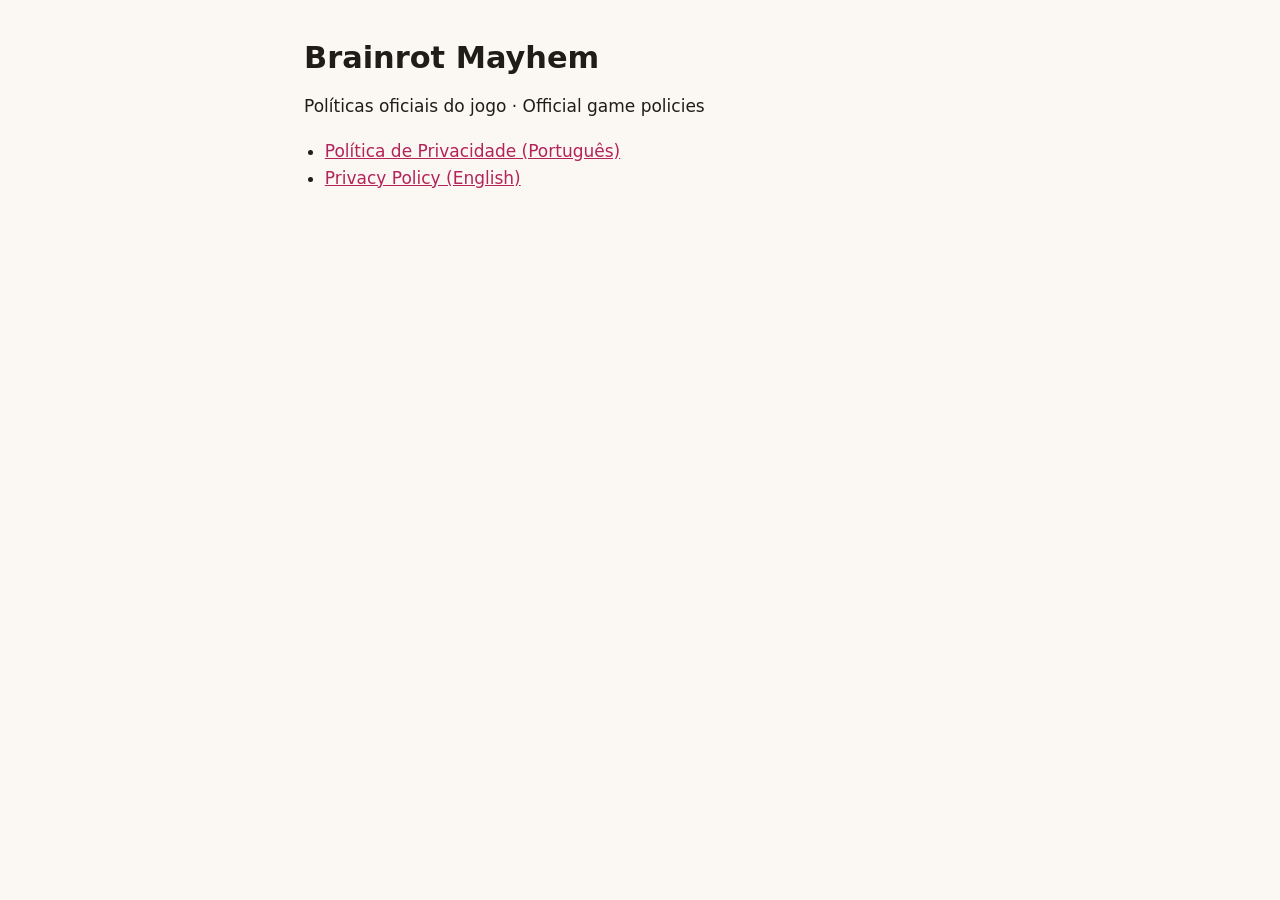
<file: index.html>
<!doctype html>
<html lang="pt-BR">
  <head>
    <meta charset="utf-8" />
    <meta name="viewport" content="width=device-width, initial-scale=1" />
    <title>Brainrot Mayhem Policies</title>
    <link rel="stylesheet" href="./style.css" />
  </head>
  <body>
    <main>
      <h1>Brainrot Mayhem</h1>
      <p>Políticas oficiais do jogo · Official game policies</p>
      <ul>
        <li><a href="./privacidade.html">Política de Privacidade (Português)</a></li>
        <li><a href="./privacy-policy.html">Privacy Policy (English)</a></li>
      </ul>
    </main>
  </body>
</html>
</file>
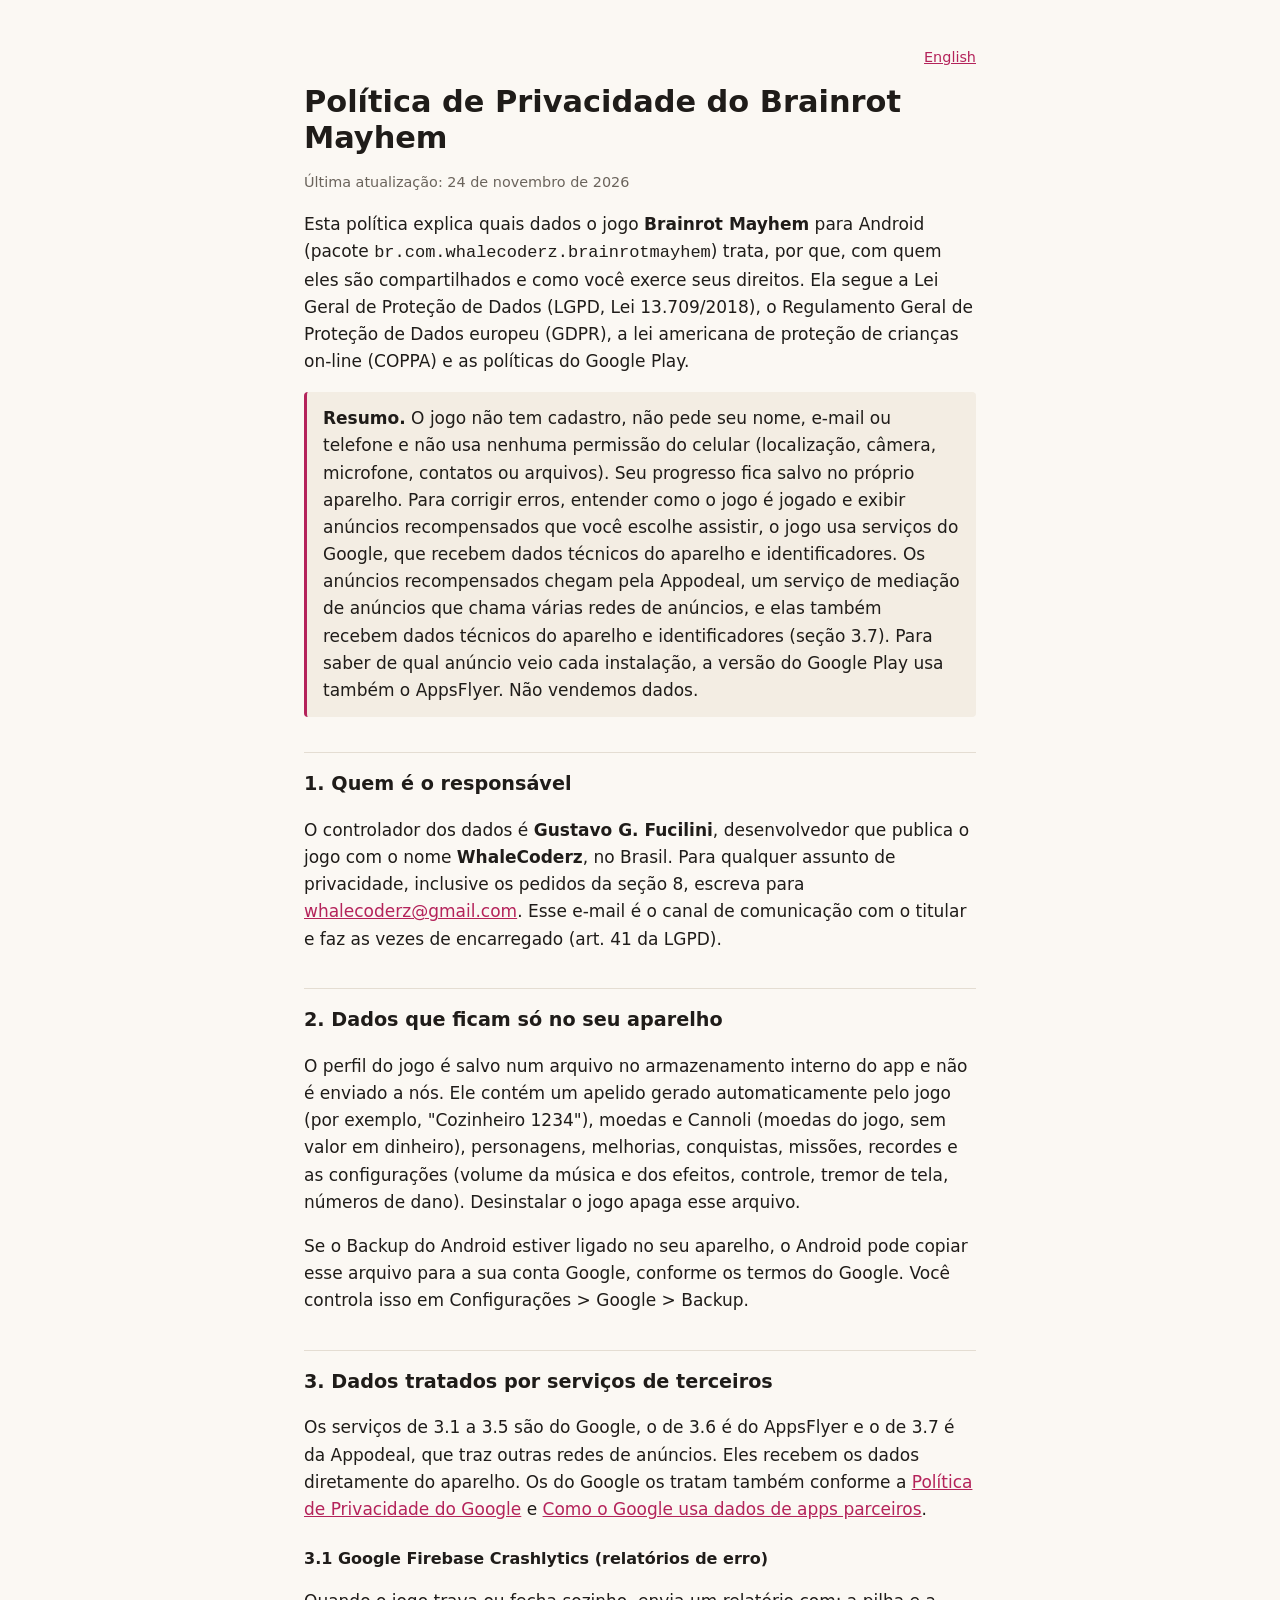
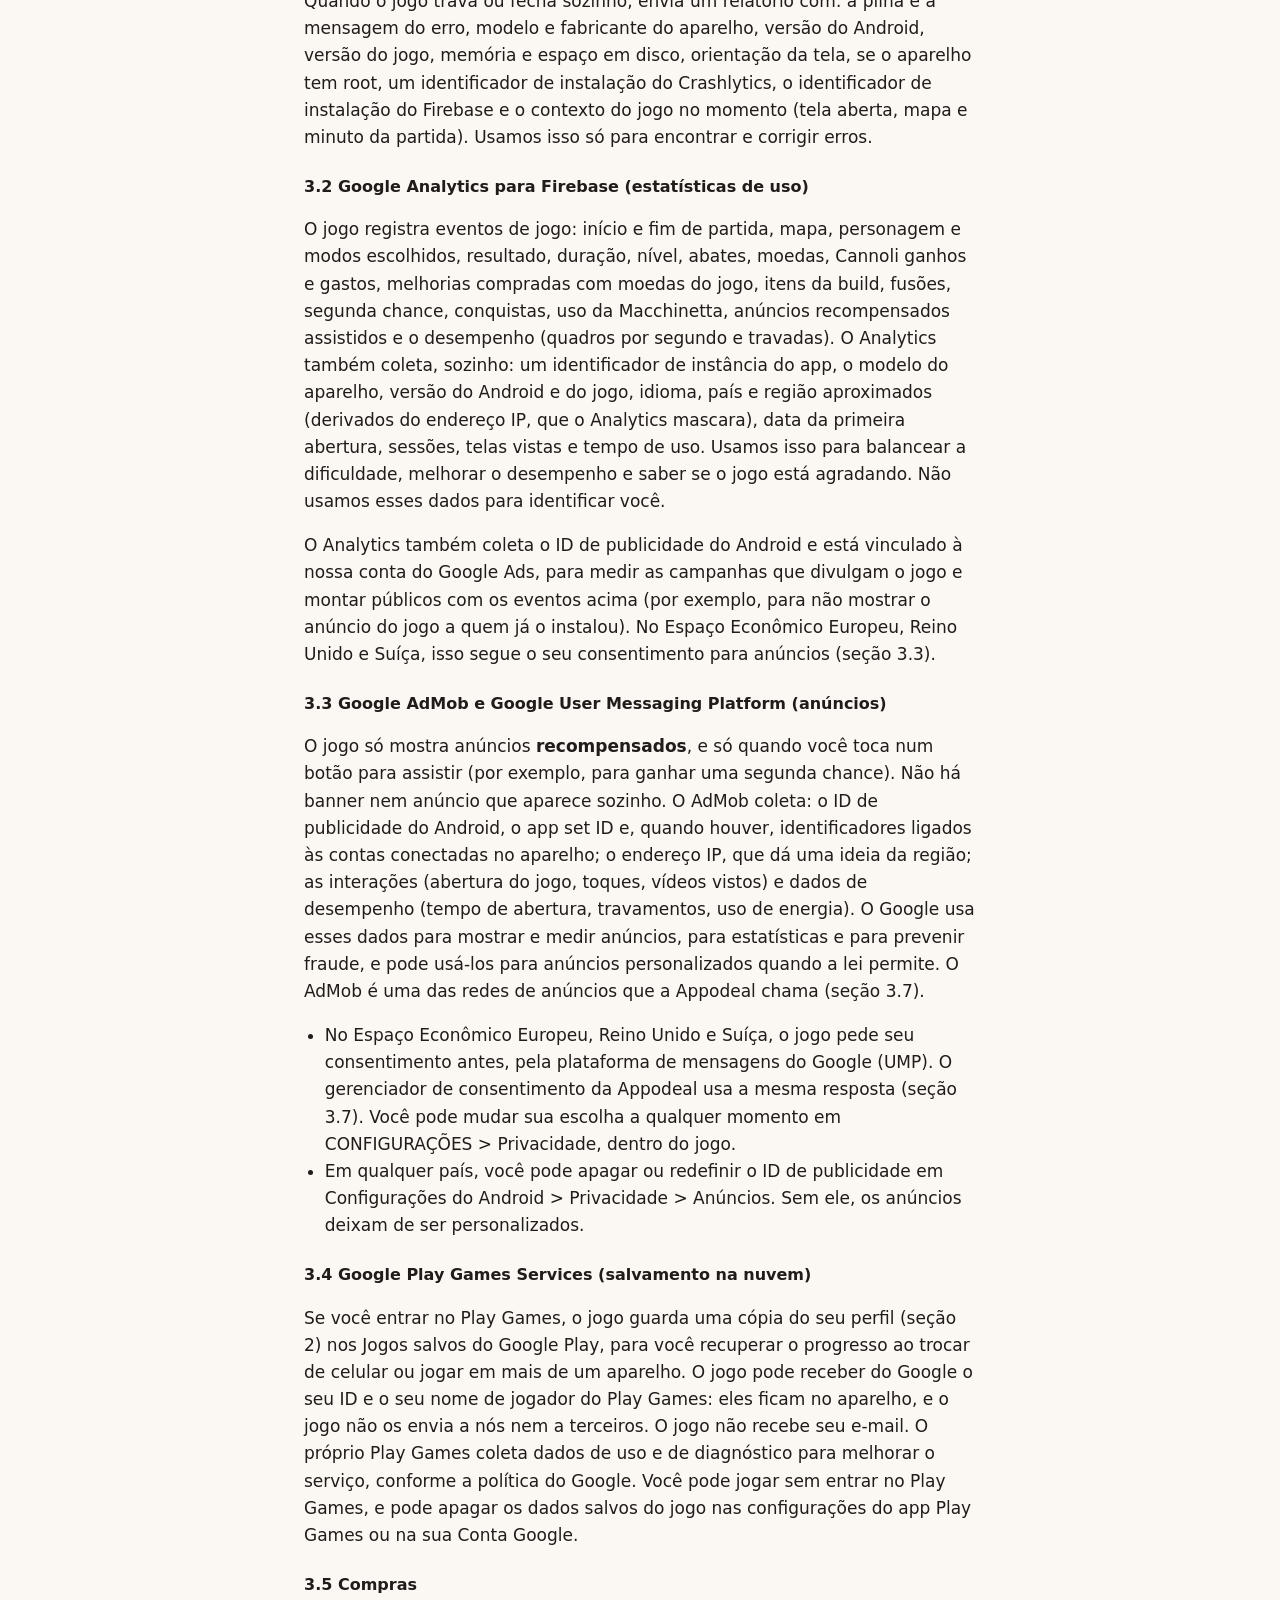
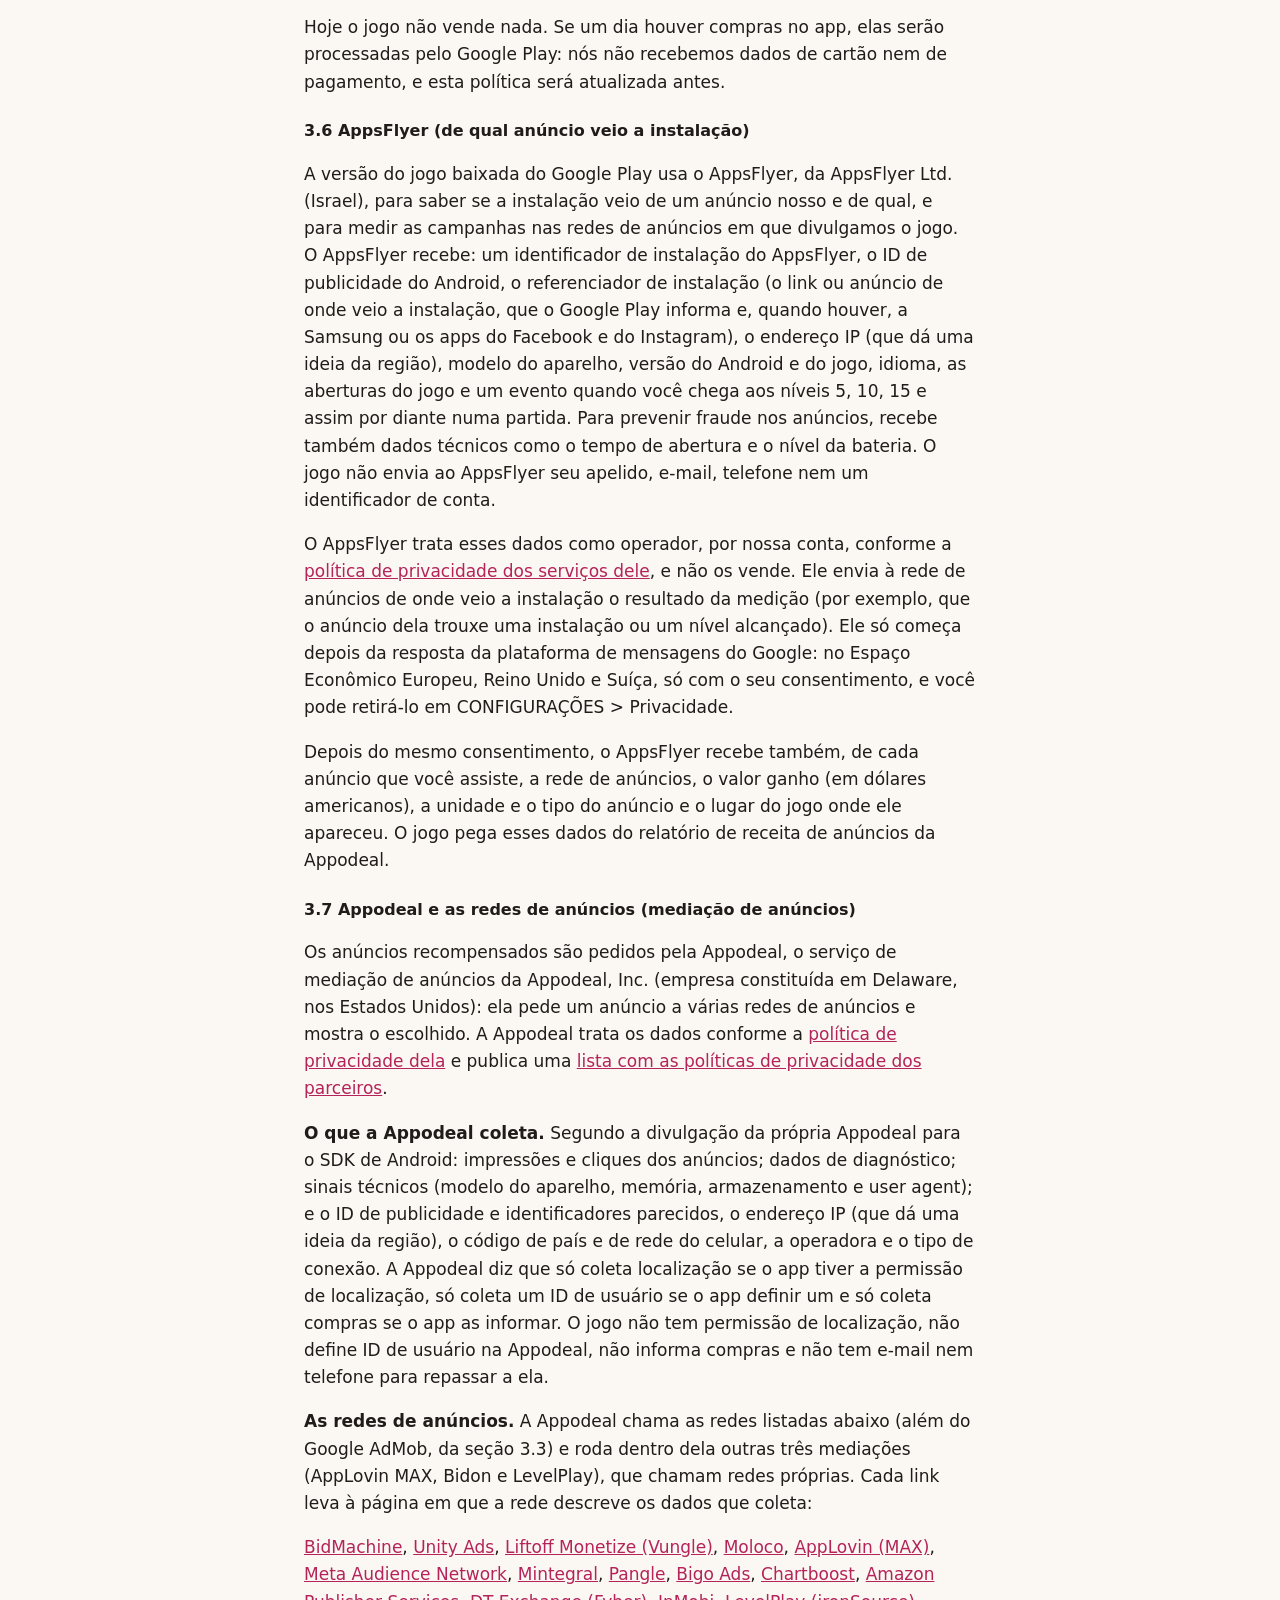
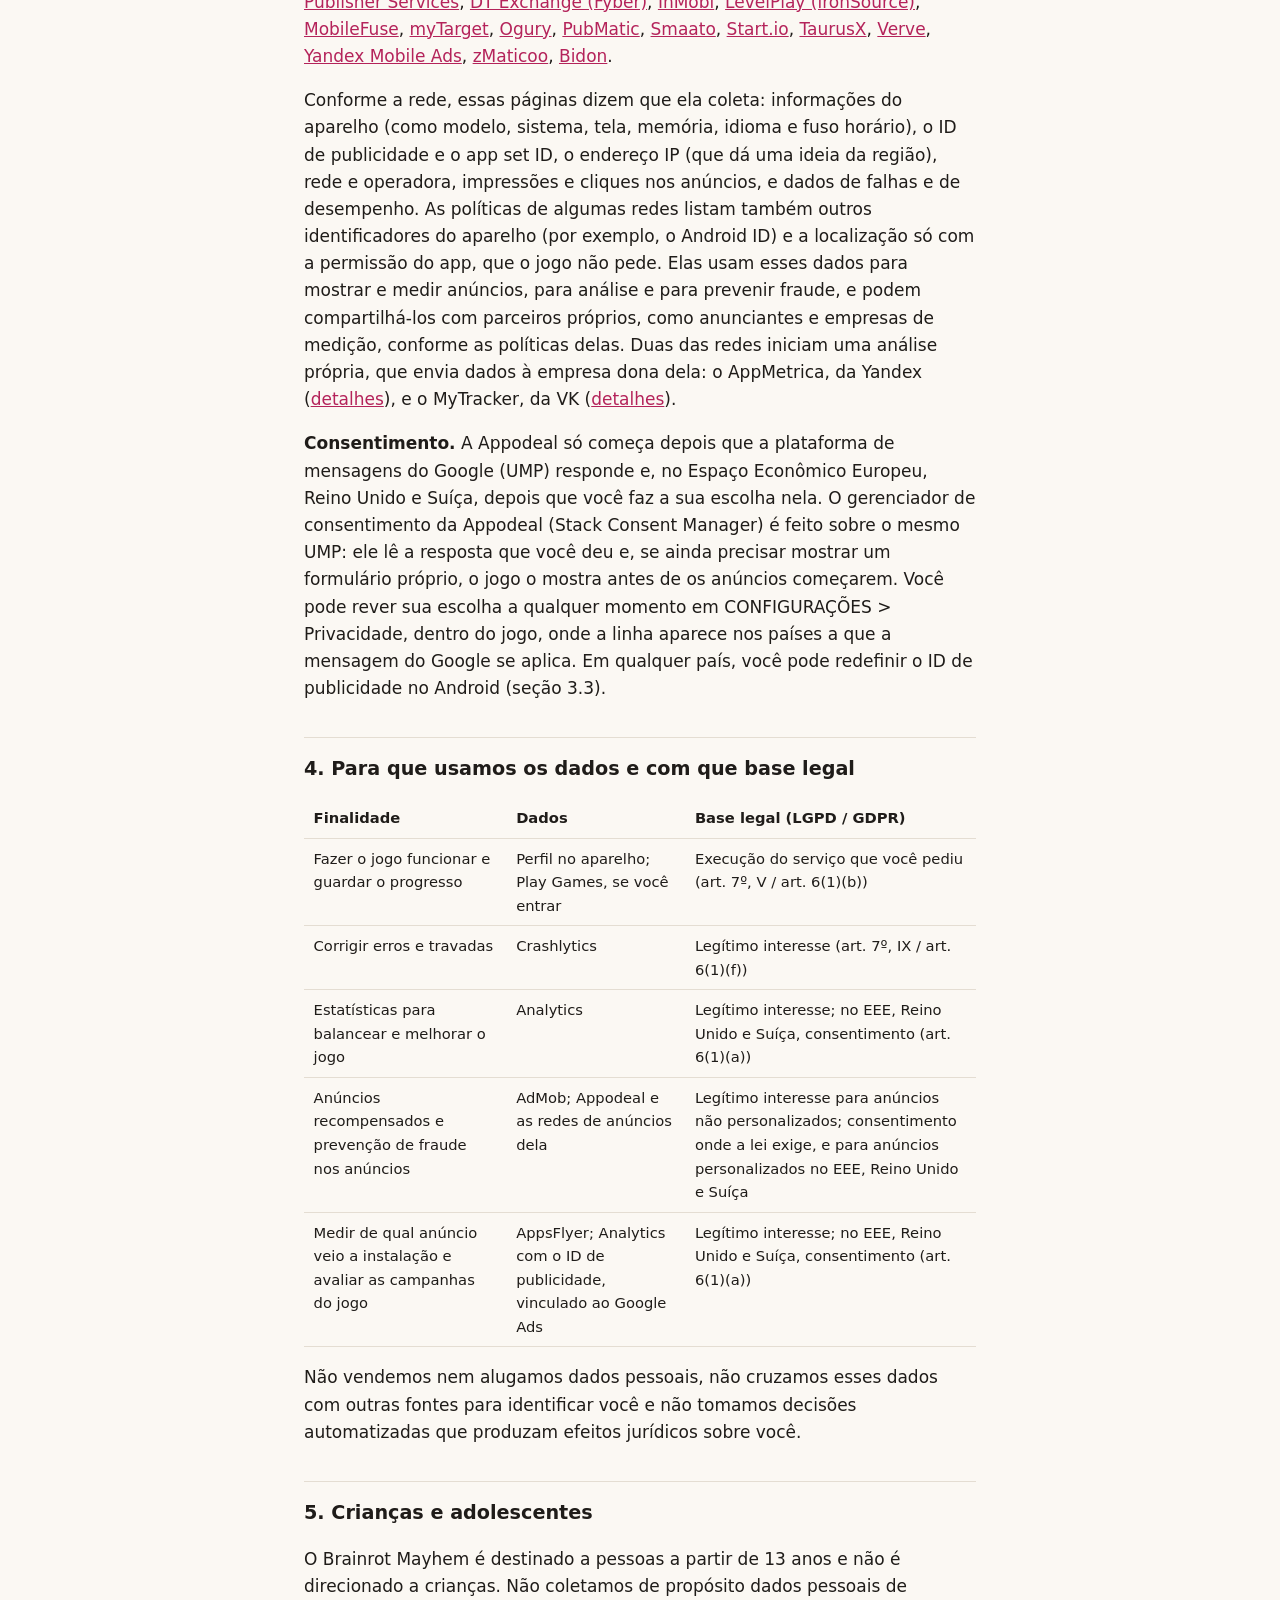
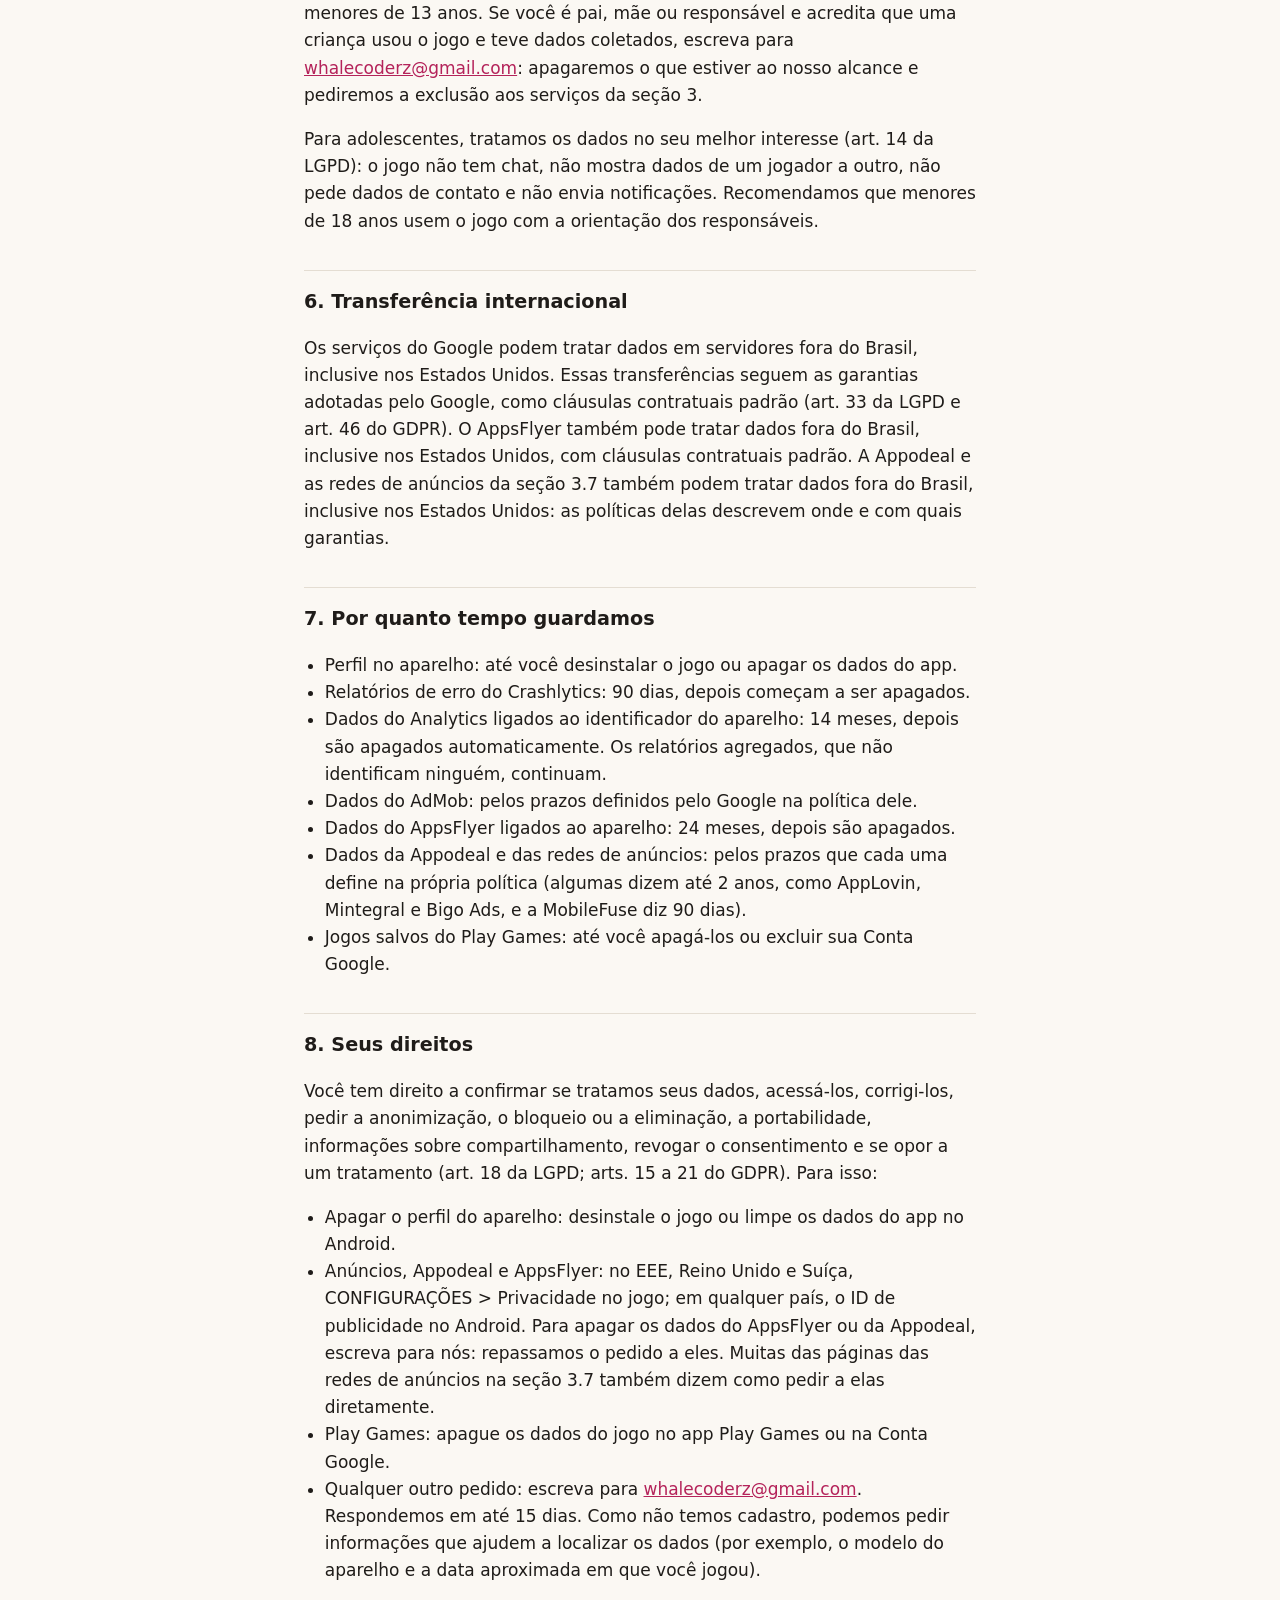
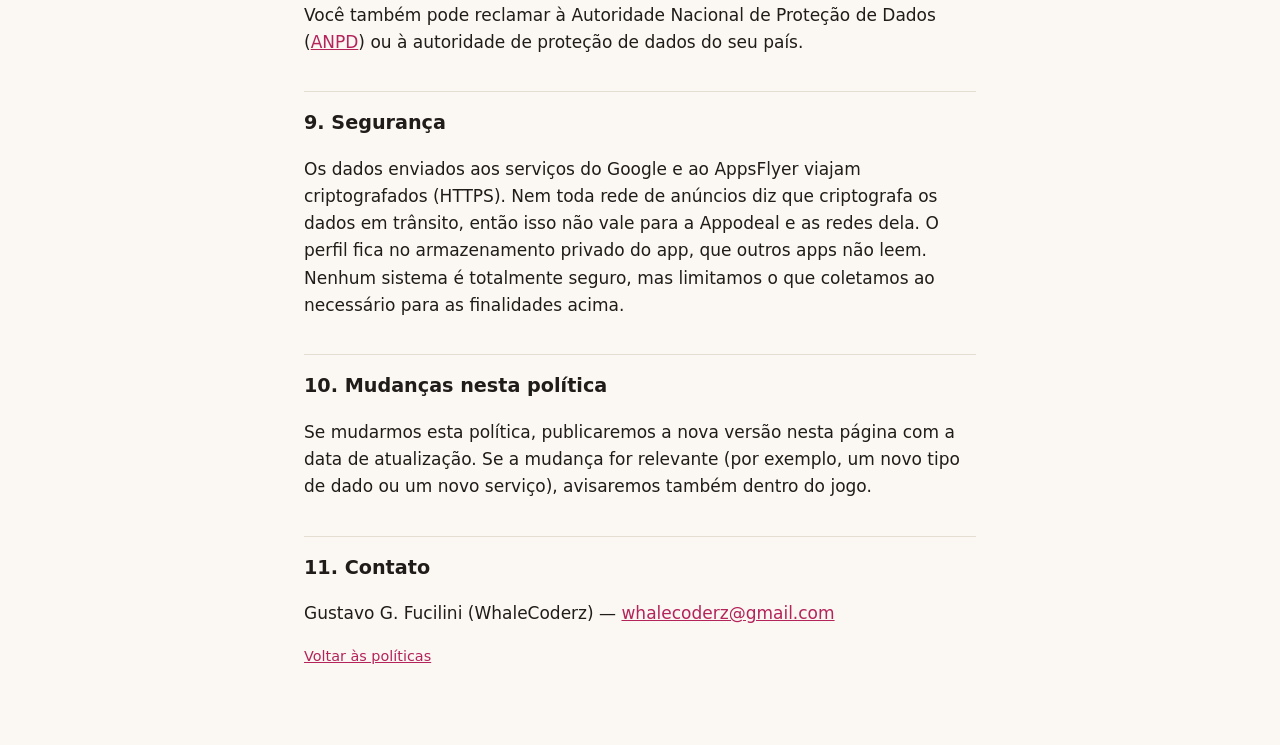
<file: privacidade.html>
<!doctype html>
<html lang="pt-BR">
  <head>
    <meta charset="utf-8" />
    <meta name="viewport" content="width=device-width, initial-scale=1" />
    <title>Política de Privacidade | Brainrot Mayhem</title>
    <link rel="stylesheet" href="./style.css" />
  </head>
  <body>
    <main>
      <p class="lang"><a href="./privacy-policy.html" hreflang="en">English</a></p>
      <h1>Política de Privacidade do Brainrot Mayhem</h1>
      <p class="meta">Última atualização: 24 de novembro de 2026</p>

      <p>
        Esta política explica quais dados o jogo <strong>Brainrot Mayhem</strong> para Android
        (pacote <code>br.com.whalecoderz.brainrotmayhem</code>) trata, por que, com quem eles são
        compartilhados e como você exerce seus direitos. Ela segue a Lei Geral de Proteção de Dados
        (LGPD, Lei 13.709/2018), o Regulamento Geral de Proteção de Dados europeu (GDPR), a lei
        americana de proteção de crianças on-line (COPPA) e as políticas do Google Play.
      </p>

      <div class="note">
        <strong>Resumo.</strong> O jogo não tem cadastro, não pede seu nome, e-mail ou telefone e não
        usa nenhuma permissão do celular (localização, câmera, microfone, contatos ou arquivos). Seu
        progresso fica salvo no próprio aparelho. Para corrigir erros, entender como o jogo é jogado e
        exibir anúncios recompensados que você escolhe assistir, o jogo usa serviços do Google, que
        recebem dados técnicos do aparelho e identificadores. Os anúncios recompensados chegam pela
        Appodeal, um serviço de mediação de anúncios que chama várias redes de anúncios, e elas
        também recebem dados técnicos do aparelho e identificadores (seção 3.7). Para saber de qual
        anúncio veio cada instalação, a versão do Google Play usa também o AppsFlyer. Não vendemos
        dados.
      </div>

      <h2>1. Quem é o responsável</h2>
      <p>
        O controlador dos dados é <strong>Gustavo G. Fucilini</strong>, desenvolvedor que publica o jogo
        com o nome <strong>WhaleCoderz</strong>, no Brasil. Para qualquer assunto de privacidade,
        inclusive os pedidos da seção 8, escreva para
        <a href="mailto:whalecoderz@gmail.com">whalecoderz@gmail.com</a>. Esse e-mail é o canal de
        comunicação com o titular e faz as vezes de encarregado (art. 41 da LGPD).
      </p>

      <h2>2. Dados que ficam só no seu aparelho</h2>
      <p>
        O perfil do jogo é salvo num arquivo no armazenamento interno do app e não é enviado a nós.
        Ele contém um apelido gerado automaticamente pelo jogo (por exemplo, "Cozinheiro 1234"),
        moedas e Cannoli (moedas do jogo, sem valor em dinheiro), personagens, melhorias, conquistas,
        missões, recordes e as configurações (volume da música e dos efeitos, controle, tremor de
        tela, números de dano). Desinstalar o jogo apaga esse arquivo.
      </p>
      <p>
        Se o Backup do Android estiver ligado no seu aparelho, o Android pode copiar esse arquivo
        para a sua conta Google, conforme os termos do Google. Você controla isso em
        Configurações &gt; Google &gt; Backup.
      </p>

      <h2>3. Dados tratados por serviços de terceiros</h2>
      <p>
        Os serviços de 3.1 a 3.5 são do Google, o de 3.6 é do AppsFlyer e o de 3.7 é da Appodeal,
        que traz outras redes de anúncios. Eles recebem os dados diretamente do aparelho. Os do
        Google os tratam também conforme a
        <a href="https://policies.google.com/privacy?hl=pt-BR">Política de Privacidade do Google</a>
        e
        <a href="https://policies.google.com/technologies/partner-sites?hl=pt-BR"
          >Como o Google usa dados de apps parceiros</a
        >.
      </p>

      <h3>3.1 Google Firebase Crashlytics (relatórios de erro)</h3>
      <p>
        Quando o jogo trava ou fecha sozinho, envia um relatório com: a pilha e a mensagem do erro,
        modelo e fabricante do aparelho, versão do Android, versão do jogo, memória e espaço em
        disco, orientação da tela, se o aparelho tem root, um identificador de instalação do
        Crashlytics, o identificador de instalação do Firebase e o contexto do jogo no momento
        (tela aberta, mapa e minuto da partida). Usamos isso só para encontrar e corrigir erros.
      </p>

      <h3>3.2 Google Analytics para Firebase (estatísticas de uso)</h3>
      <p>
        O jogo registra eventos de jogo: início e fim de partida, mapa, personagem e modos
        escolhidos, resultado, duração, nível, abates, moedas, Cannoli ganhos e gastos, melhorias
        compradas com moedas do jogo, itens da build, fusões, segunda chance, conquistas, uso da
        Macchinetta, anúncios recompensados assistidos e o desempenho (quadros por segundo e
        travadas). O Analytics também coleta, sozinho: um identificador de instância do app, o
        modelo do aparelho, versão do Android e do jogo, idioma, país e
        região aproximados (derivados do endereço IP, que o Analytics mascara), data da primeira
        abertura, sessões, telas vistas e tempo de uso. Usamos isso para balancear a dificuldade,
        melhorar o desempenho e saber se o jogo está agradando. Não usamos esses dados para
        identificar você.
      </p>
      <p>
        O Analytics também coleta o ID de publicidade do Android e está vinculado à nossa conta do
        Google Ads, para medir as campanhas que divulgam o jogo e montar públicos com os eventos
        acima (por exemplo, para não mostrar o anúncio do jogo a quem já o instalou). No Espaço
        Econômico Europeu, Reino Unido e Suíça, isso segue o seu consentimento para anúncios
        (seção 3.3).
      </p>

      <h3>3.3 Google AdMob e Google User Messaging Platform (anúncios)</h3>
      <p>
        O jogo só mostra anúncios <strong>recompensados</strong>, e só quando você toca num botão
        para assistir (por exemplo, para ganhar uma segunda chance). Não há banner nem anúncio que
        aparece sozinho. O AdMob coleta: o ID de publicidade do Android, o app set ID e, quando
        houver, identificadores ligados às contas conectadas no aparelho; o endereço IP, que dá
        uma ideia da região; as interações (abertura do jogo, toques, vídeos vistos) e dados de
        desempenho (tempo de abertura, travamentos, uso de energia). O Google usa esses dados para
        mostrar e medir anúncios, para estatísticas e para prevenir fraude, e pode usá-los para
        anúncios personalizados quando a lei permite. O AdMob é uma das redes de anúncios que a
        Appodeal chama (seção 3.7).
      </p>
      <ul>
        <li>
          No Espaço Econômico Europeu, Reino Unido e Suíça, o jogo pede seu consentimento antes,
          pela plataforma de mensagens do Google (UMP). O gerenciador de consentimento da Appodeal
          usa a mesma resposta (seção 3.7). Você pode mudar sua escolha a qualquer momento em
          CONFIGURAÇÕES &gt; Privacidade, dentro do jogo.
        </li>
        <li>
          Em qualquer país, você pode apagar ou redefinir o ID de publicidade em Configurações do
          Android &gt; Privacidade &gt; Anúncios. Sem ele, os anúncios deixam de ser personalizados.
        </li>
      </ul>

      <h3>3.4 Google Play Games Services (salvamento na nuvem)</h3>
      <p>
        Se você entrar no Play Games, o jogo guarda uma cópia do seu perfil (seção 2) nos Jogos
        salvos do Google Play, para você recuperar o progresso ao trocar de celular ou jogar em mais
        de um aparelho. O jogo pode receber do Google o seu ID e o seu nome de jogador do Play
        Games: eles ficam no aparelho, e o jogo não os envia a nós nem a terceiros. O jogo não
        recebe seu e-mail. O próprio Play Games coleta dados de uso e de diagnóstico para melhorar
        o serviço, conforme a política do Google. Você pode jogar sem entrar no Play Games, e pode
        apagar os dados salvos do jogo nas configurações do app Play Games ou na sua Conta
        Google.
      </p>

      <h3>3.5 Compras</h3>
      <p>
        Hoje o jogo não vende nada. Se um dia houver compras no app, elas serão processadas pelo
        Google Play: nós não recebemos dados de cartão nem de pagamento, e esta política será
        atualizada antes.
      </p>

      <h3>3.6 AppsFlyer (de qual anúncio veio a instalação)</h3>
      <p>
        A versão do jogo baixada do Google Play usa o AppsFlyer, da AppsFlyer Ltd. (Israel), para
        saber se a instalação veio de um anúncio nosso e de qual, e para medir as campanhas nas
        redes de anúncios em que divulgamos o jogo. O AppsFlyer recebe: um identificador de
        instalação do AppsFlyer, o ID de publicidade do Android, o referenciador de instalação (o
        link ou anúncio de onde veio a instalação, que o Google Play informa e, quando houver, a
        Samsung ou os apps do Facebook e do Instagram), o endereço IP (que dá uma ideia
        da região), modelo do aparelho, versão do Android e do jogo, idioma, as aberturas do jogo e
        um evento quando você chega aos níveis 5, 10, 15 e assim por diante numa partida. Para
        prevenir fraude nos anúncios, recebe também dados técnicos como o tempo de abertura e o
        nível da bateria. O jogo não envia ao AppsFlyer seu apelido, e-mail, telefone nem um
        identificador de conta.
      </p>
      <p>
        O AppsFlyer trata esses dados como operador, por nossa conta, conforme a
        <a href="https://www.appsflyer.com/legal/services-privacy-policy/">política de privacidade dos serviços dele</a>, e não os vende. Ele envia à
        rede de anúncios de onde veio a instalação o resultado da medição (por exemplo, que o
        anúncio dela trouxe uma instalação ou um nível alcançado). Ele só começa depois da resposta
        da plataforma de mensagens do Google: no Espaço Econômico Europeu, Reino Unido e Suíça, só
        com o seu consentimento, e você pode retirá-lo em CONFIGURAÇÕES &gt; Privacidade.
      </p>
      <p>
        Depois do mesmo consentimento, o AppsFlyer recebe também, de cada anúncio que você assiste,
        a rede de anúncios, o valor ganho (em dólares americanos), a unidade e o tipo do anúncio e
        o lugar do jogo onde ele apareceu. O jogo pega esses dados do relatório de receita de
        anúncios da Appodeal.
      </p>

      <h3>3.7 Appodeal e as redes de anúncios (mediação de anúncios)</h3>
      <p>
        Os anúncios recompensados são pedidos pela Appodeal, o serviço de mediação de anúncios da
        Appodeal, Inc. (empresa constituída em Delaware, nos Estados Unidos): ela pede um anúncio a
        várias redes de anúncios e mostra o escolhido. A Appodeal trata os dados conforme a
        <a href="https://appodeal.com/privacy-policy/">política de privacidade dela</a> e publica
        uma
        <a href="https://www.appodeal.com/home/partners-privacy-policies/"
          >lista com as políticas de privacidade dos parceiros</a
        >.
      </p>
      <p>
        <strong>O que a Appodeal coleta.</strong> Segundo a divulgação da própria Appodeal para o
        SDK de Android: impressões e cliques dos anúncios; dados de diagnóstico; sinais técnicos
        (modelo do aparelho, memória, armazenamento e user agent); e o ID de publicidade e
        identificadores parecidos, o endereço IP (que dá uma ideia da região), o código de país e
        de rede do celular, a operadora e o tipo de conexão. A Appodeal diz que só coleta
        localização se o app tiver a permissão de localização, só coleta um ID de usuário se o app
        definir um e só coleta compras se o app as informar. O jogo não tem permissão de
        localização, não define ID de usuário na Appodeal, não informa compras e não tem e-mail nem
        telefone para repassar a ela.
      </p>
      <p>
        <strong>As redes de anúncios.</strong> A Appodeal chama as redes listadas abaixo (além do
        Google AdMob, da seção 3.3) e roda dentro dela outras três mediações (AppLovin MAX, Bidon e
        LevelPlay), que chamam redes próprias. Cada link leva à página em que a rede descreve os
        dados que coleta:
      </p>
      <p>
        <a href="https://developers.bidmachine.io/sdk/3.x/general/android/app-privacy-details-on-the-google-play">BidMachine</a>,
        <a href="https://docs.unity.com/en-us/grow/ads/privacy/google-data-safety">Unity Ads</a>,
        <a href="https://support.vungle.com/hc/en-us/articles/5035287250331-Google-Play-Data-Safety-Questionnaire-for-Liftoff-Monetize">Liftoff Monetize (Vungle)</a>,
        <a href="https://www.moloco.com/terms-and-policies/advertising-privacy-notice">Moloco</a>,
        <a href="https://legal.applovin.com/privacy/">AppLovin (MAX)</a>,
        <a href="https://developers.facebook.com/blog/post/2022/07/18/resources-for-completing-app-store-data-practice-questionnaires-apps-facebook-or-audience-network-sdk">Meta Audience Network</a>,
        <a href="https://www.mintegral.com/en/privacy">Mintegral</a>,
        <a href="https://www.pangleglobal.com/integration/app-privacy-details-gp">Pangle</a>,
        <a href="https://www.bigossp.com/agreement/privacyPolicy">Bigo Ads</a>,
        <a href="https://docs.chartboost.com/en/monetization/integrate/android/data-safety-details/">Chartboost</a>,
        <a href="https://aps.amazon.com/aps/privacy-policy/">Amazon Publisher Services</a>,
        <a href="https://docs.digitalturbine.com/dt-exchange/getting-started-with-dt-exchange/privacy/google-data-safety-form">DT Exchange (Fyber)</a>,
        <a href="https://advertising.inmobi.com/privacy-policy">InMobi</a>,
        <a href="https://docs.unity.com/en-us/grow/levelplay/platform/legal-resources/google-data-safety-questionnaire">LevelPlay (ironSource)</a>,
        <a href="https://privacy.mobilefuse.com/policies">MobileFuse</a>,
        <a href="https://target.vk.ru/documents/helppartners/Data%20safety.pdf">myTarget</a>,
        <a href="https://ogury.com/google-plays-data-safety-section-guidance/">Ogury</a>,
        <a href="https://pubmatic.com/legal/privacy-policy/">PubMatic</a>,
        <a href="https://www.smaato.com/data-safety-guidance/">Smaato</a>,
        <a href="https://support.start.io/hc/en-us/articles/4413793394962-Google-Play-Safety-Section-Data-Disclosure">Start.io</a>,
        <a href="https://taurusx.com/privacy-policy.html">TaurusX</a>,
        <a href="https://developers.verve.com/docs/google-play-data-safety-guidance">Verve</a>,
        <a href="https://ads.yandex.com/helpcenter/en/dev/android7/app-privacy-android">Yandex Mobile Ads</a>,
        <a href="https://www.zmaticoo.com/privacy">zMaticoo</a>,
        <a href="https://www.bidon.org/privacy-policy">Bidon</a>.
      </p>
      <p>
        Conforme a rede, essas páginas dizem que ela coleta: informações do aparelho (como modelo,
        sistema, tela, memória, idioma e fuso horário), o ID de publicidade e o app set ID, o
        endereço IP (que dá uma ideia da região), rede e operadora, impressões e cliques nos
        anúncios, e dados de falhas e de desempenho. As políticas de algumas redes listam também
        outros identificadores do aparelho (por exemplo, o Android ID) e a localização só com a
        permissão do app, que o jogo não pede. Elas usam esses dados para mostrar e medir
        anúncios, para análise e para prevenir fraude, e podem compartilhá-los com parceiros
        próprios, como anunciantes e empresas de medição, conforme as políticas delas. Duas das
        redes iniciam uma análise própria, que envia dados à empresa dona dela: o AppMetrica, da
        Yandex
        (<a href="https://appmetrica.yandex.com/docs/en/data-security/google-data-safety"
          >detalhes</a
        >), e o MyTracker, da VK
        (<a href="https://docs.tracker.my.com/en/privacy-and-security/google-data-safety"
          >detalhes</a
        >).
      </p>
      <p>
        <strong>Consentimento.</strong> A Appodeal só começa depois que a plataforma de mensagens
        do Google (UMP) responde e, no Espaço Econômico Europeu, Reino Unido e Suíça, depois que
        você faz a sua escolha nela. O gerenciador de consentimento da Appodeal (Stack Consent
        Manager) é feito sobre o mesmo UMP: ele lê a resposta que você deu e, se ainda precisar
        mostrar um formulário próprio, o jogo o mostra antes de os anúncios começarem. Você pode
        rever sua escolha a qualquer momento em CONFIGURAÇÕES &gt; Privacidade, dentro do jogo,
        onde a linha aparece nos países a que a mensagem do Google se aplica. Em qualquer país,
        você pode redefinir o ID de publicidade no Android (seção 3.3).
      </p>

      <h2>4. Para que usamos os dados e com que base legal</h2>
      <table>
        <thead>
          <tr>
            <th>Finalidade</th>
            <th>Dados</th>
            <th>Base legal (LGPD / GDPR)</th>
          </tr>
        </thead>
        <tbody>
          <tr>
            <td>Fazer o jogo funcionar e guardar o progresso</td>
            <td>Perfil no aparelho; Play Games, se você entrar</td>
            <td>Execução do serviço que você pediu (art. 7º, V / art. 6(1)(b))</td>
          </tr>
          <tr>
            <td>Corrigir erros e travadas</td>
            <td>Crashlytics</td>
            <td>Legítimo interesse (art. 7º, IX / art. 6(1)(f))</td>
          </tr>
          <tr>
            <td>Estatísticas para balancear e melhorar o jogo</td>
            <td>Analytics</td>
            <td>
              Legítimo interesse; no EEE, Reino Unido e Suíça, consentimento (art. 6(1)(a))
            </td>
          </tr>
          <tr>
            <td>Anúncios recompensados e prevenção de fraude nos anúncios</td>
            <td>AdMob; Appodeal e as redes de anúncios dela</td>
            <td>
              Legítimo interesse para anúncios não personalizados; consentimento onde a lei exige,
              e para anúncios personalizados no EEE, Reino Unido e Suíça
            </td>
          </tr>
          <tr>
            <td>Medir de qual anúncio veio a instalação e avaliar as campanhas do jogo</td>
            <td>AppsFlyer; Analytics com o ID de publicidade, vinculado ao Google Ads</td>
            <td>
              Legítimo interesse; no EEE, Reino Unido e Suíça, consentimento (art. 6(1)(a))
            </td>
          </tr>
        </tbody>
      </table>
      <p>
        Não vendemos nem alugamos dados pessoais, não cruzamos esses dados com outras fontes para
        identificar você e não tomamos decisões automatizadas que produzam efeitos jurídicos sobre
        você.
      </p>

      <h2>5. Crianças e adolescentes</h2>
      <p>
        O Brainrot Mayhem é destinado a pessoas a partir de 13 anos e não é direcionado a crianças.
        Não coletamos de propósito dados pessoais de menores de 13 anos. Se você é pai, mãe ou
        responsável e acredita que uma criança usou o jogo e teve dados coletados, escreva para
        <a href="mailto:whalecoderz@gmail.com">whalecoderz@gmail.com</a>: apagaremos o que estiver ao nosso
        alcance e pediremos a exclusão aos serviços da seção 3.
      </p>
      <p>
        Para adolescentes, tratamos os dados no seu melhor interesse (art. 14 da LGPD): o jogo não
        tem chat, não mostra dados de um jogador a outro, não pede dados de contato e não envia
        notificações. Recomendamos que menores de 18 anos usem o jogo com a orientação dos
        responsáveis.
      </p>

      <h2>6. Transferência internacional</h2>
      <p>
        Os serviços do Google podem tratar dados em servidores fora do Brasil, inclusive nos Estados
        Unidos. Essas transferências seguem as garantias adotadas pelo Google, como cláusulas
        contratuais padrão (art. 33 da LGPD e art. 46 do GDPR). O AppsFlyer também pode tratar
        dados fora do Brasil, inclusive nos Estados Unidos, com cláusulas contratuais padrão. A
        Appodeal e as redes de anúncios da seção 3.7 também podem tratar dados fora do Brasil,
        inclusive nos Estados Unidos: as políticas delas descrevem onde e com quais garantias.
      </p>

      <h2>7. Por quanto tempo guardamos</h2>
      <ul>
        <li>Perfil no aparelho: até você desinstalar o jogo ou apagar os dados do app.</li>
        <li>Relatórios de erro do Crashlytics: 90 dias, depois começam a ser apagados.</li>
        <li>
          Dados do Analytics ligados ao identificador do aparelho: 14 meses, depois são apagados
          automaticamente. Os relatórios agregados, que não identificam ninguém, continuam.
        </li>
        <li>Dados do AdMob: pelos prazos definidos pelo Google na política dele.</li>
        <li>Dados do AppsFlyer ligados ao aparelho: 24 meses, depois são apagados.</li>
        <li>
          Dados da Appodeal e das redes de anúncios: pelos prazos que cada uma define na própria
          política (algumas dizem até 2 anos, como AppLovin, Mintegral e Bigo Ads, e a MobileFuse
          diz 90 dias).
        </li>
        <li>Jogos salvos do Play Games: até você apagá-los ou excluir sua Conta Google.</li>
      </ul>

      <h2 id="direitos">8. Seus direitos</h2>
      <p>
        Você tem direito a confirmar se tratamos seus dados, acessá-los, corrigi-los, pedir a
        anonimização, o bloqueio ou a eliminação, a portabilidade, informações sobre
        compartilhamento, revogar o consentimento e se opor a um tratamento (art. 18 da LGPD; arts.
        15 a 21 do GDPR). Para isso:
      </p>
      <ul>
        <li>Apagar o perfil do aparelho: desinstale o jogo ou limpe os dados do app no Android.</li>
        <li>
          Anúncios, Appodeal e AppsFlyer: no EEE, Reino Unido e Suíça, CONFIGURAÇÕES &gt;
          Privacidade no jogo; em qualquer país, o ID de publicidade no Android. Para apagar os
          dados do AppsFlyer ou da Appodeal, escreva para nós: repassamos o pedido a eles. Muitas
          das páginas das redes de anúncios na seção 3.7 também dizem como pedir a elas
          diretamente.
        </li>
        <li>Play Games: apague os dados do jogo no app Play Games ou na Conta Google.</li>
        <li>
          Qualquer outro pedido: escreva para
          <a href="mailto:whalecoderz@gmail.com">whalecoderz@gmail.com</a>. Respondemos em até 15 dias.
          Como não temos cadastro, podemos pedir informações que ajudem a localizar os dados (por
          exemplo, o modelo do aparelho e a data aproximada em que você jogou).
        </li>
      </ul>
      <p>
        Você também pode reclamar à Autoridade Nacional de Proteção de Dados
        (<a href="https://www.gov.br/anpd/pt-br">ANPD</a>) ou à autoridade de proteção de dados do
        seu país.
      </p>

      <h2>9. Segurança</h2>
      <p>
        Os dados enviados aos serviços do Google e ao AppsFlyer viajam criptografados (HTTPS).
        Nem toda rede de anúncios diz que criptografa os dados em trânsito, então isso não vale
        para a Appodeal e as redes dela. O perfil fica no
        armazenamento privado do app, que outros apps não leem. Nenhum sistema é totalmente seguro,
        mas limitamos o que coletamos ao necessário para as finalidades acima.
      </p>

      <h2>10. Mudanças nesta política</h2>
      <p>
        Se mudarmos esta política, publicaremos a nova versão nesta página com a data de
        atualização. Se a mudança for relevante (por exemplo, um novo tipo de dado ou um novo
        serviço), avisaremos também dentro do jogo.
      </p>

      <h2>11. Contato</h2>
      <p>
        Gustavo G. Fucilini (WhaleCoderz) —
        <a href="mailto:whalecoderz@gmail.com">whalecoderz@gmail.com</a>
      </p>

      <p class="meta"><a href="./index.html">Voltar às políticas</a></p>
    </main>
  </body>
</html>
</file>
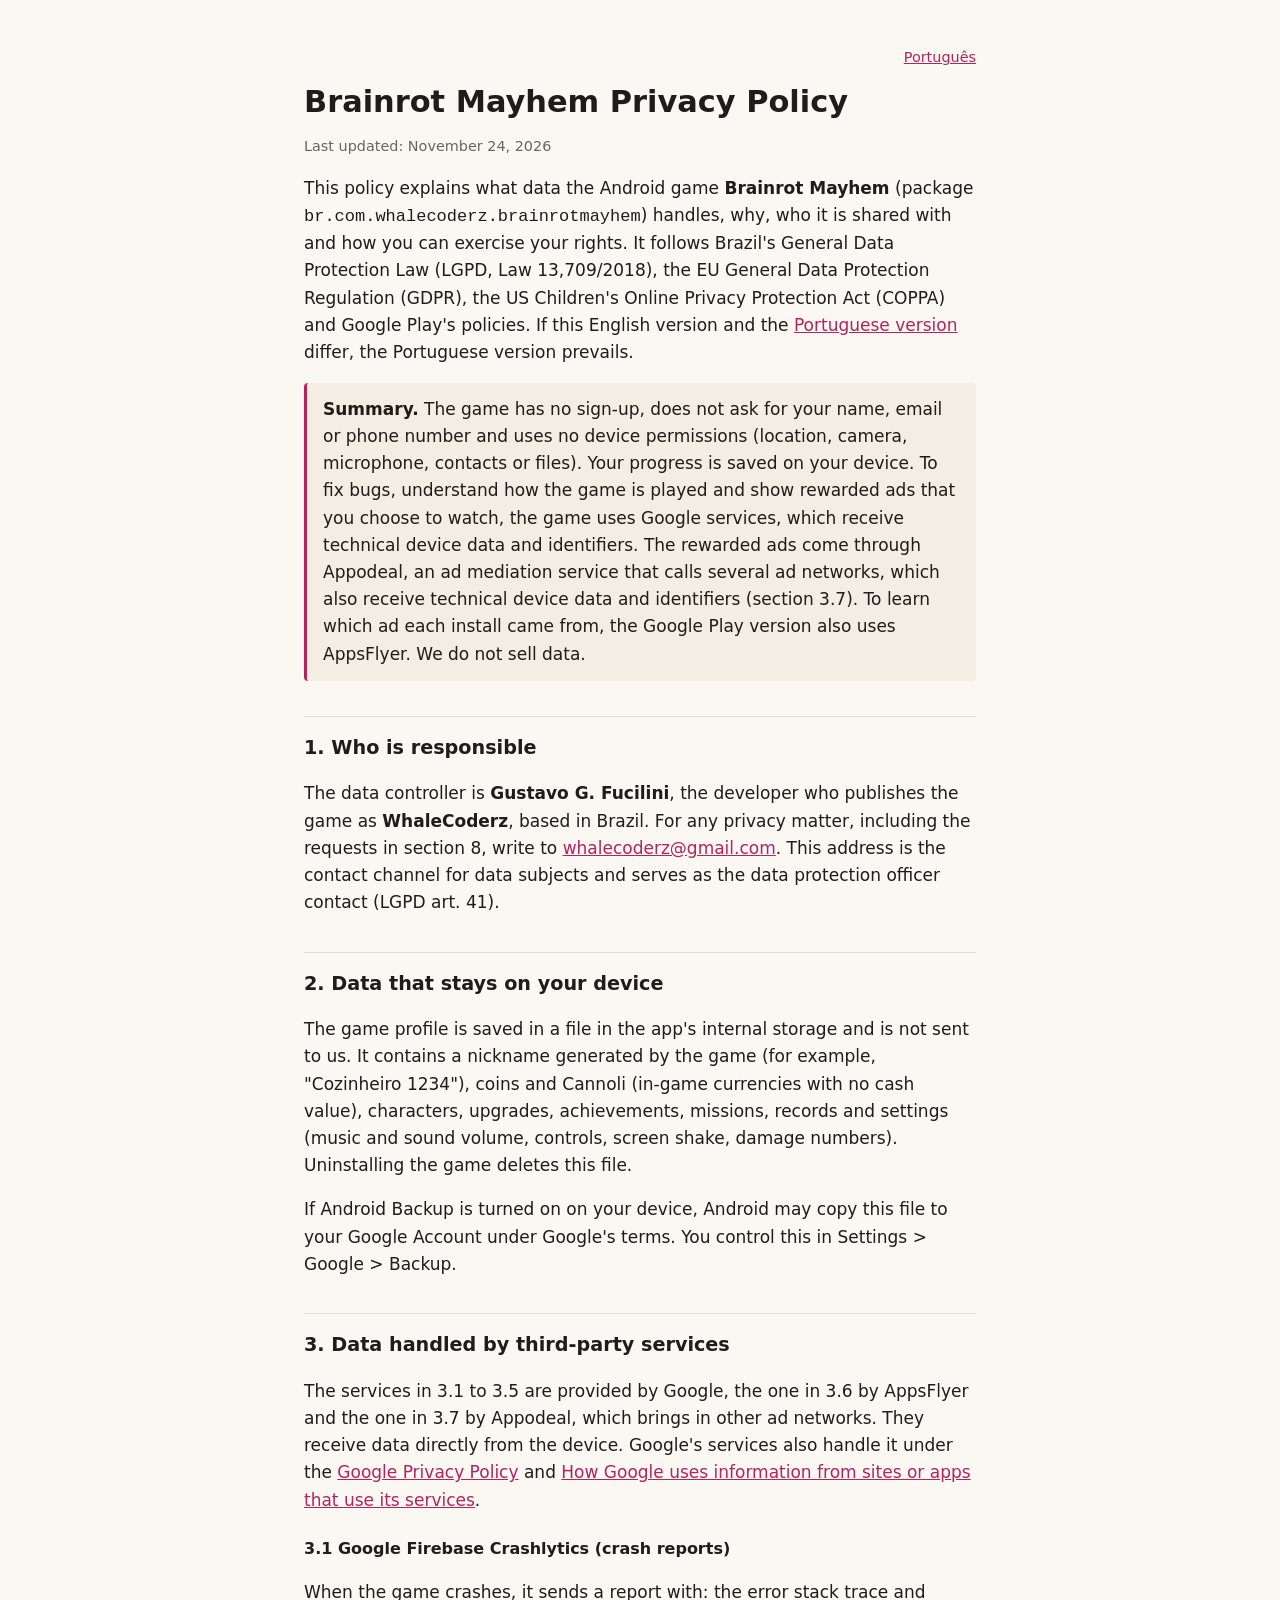
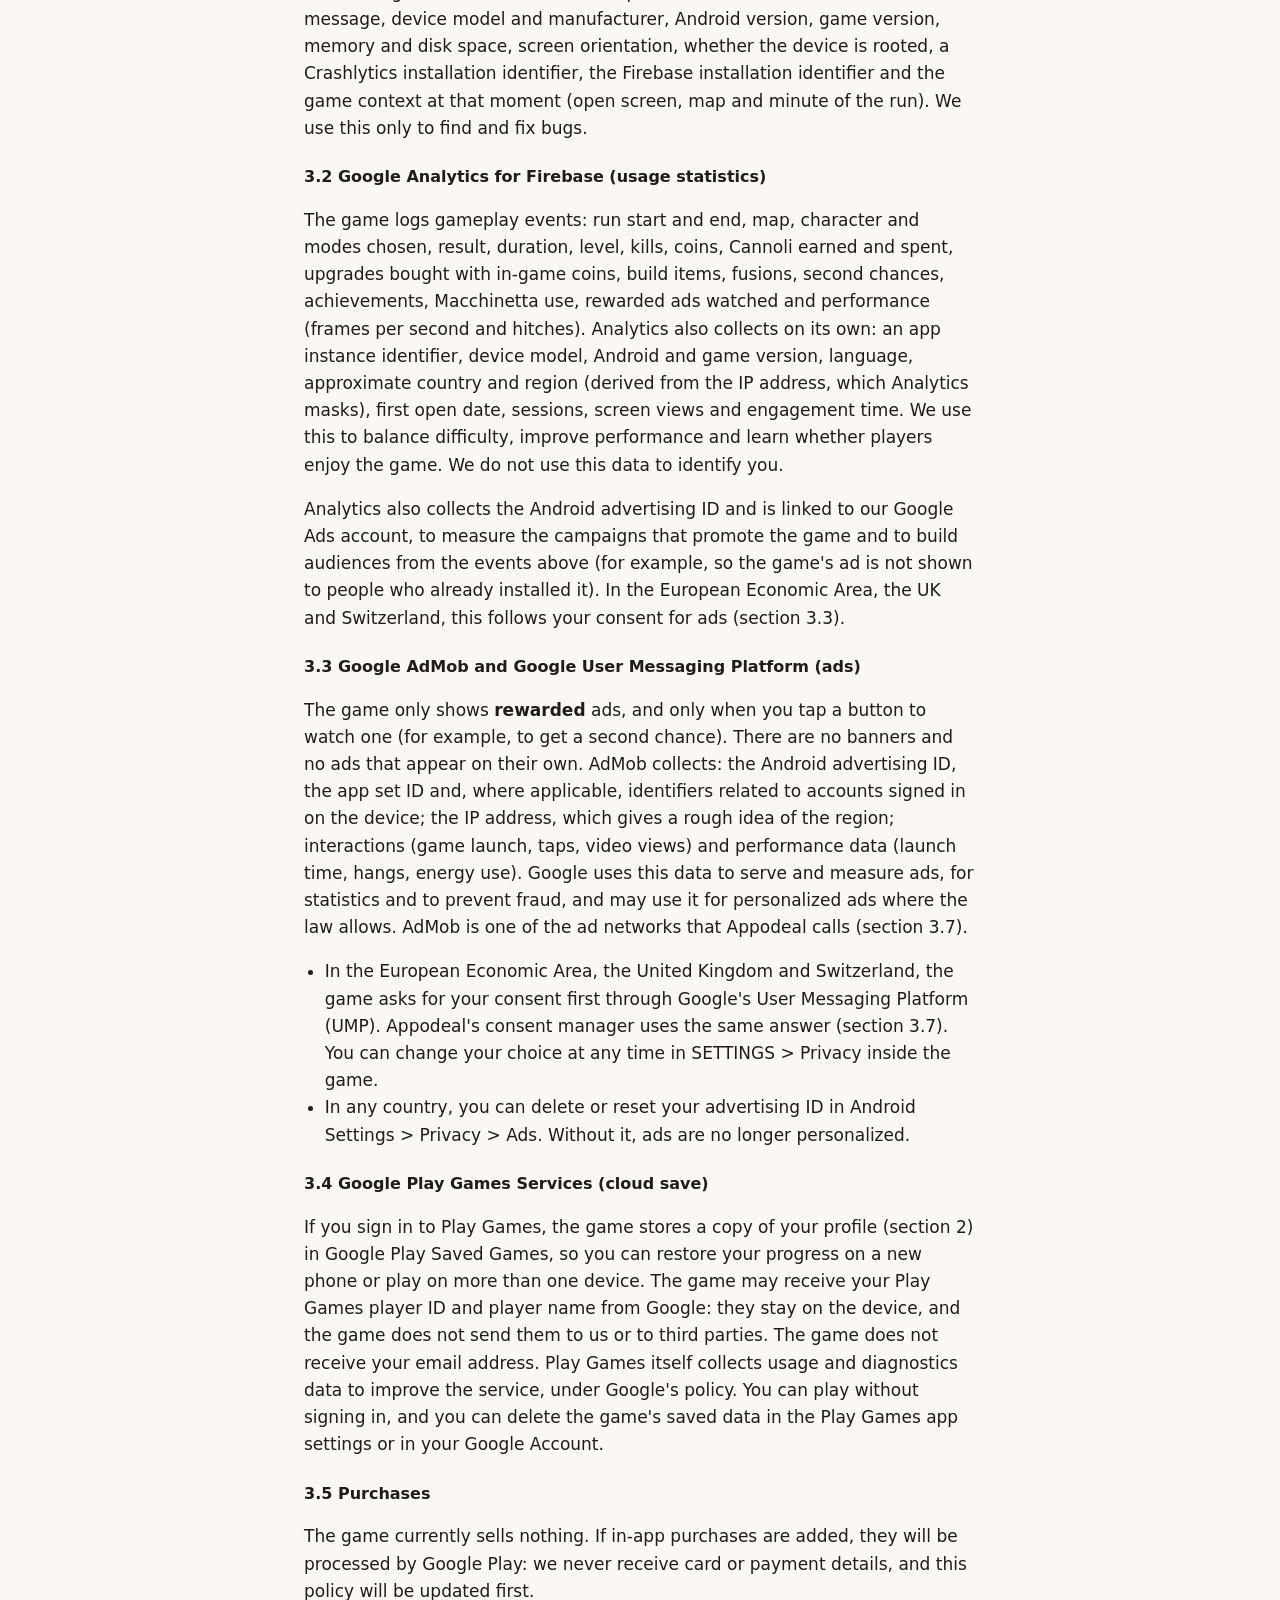
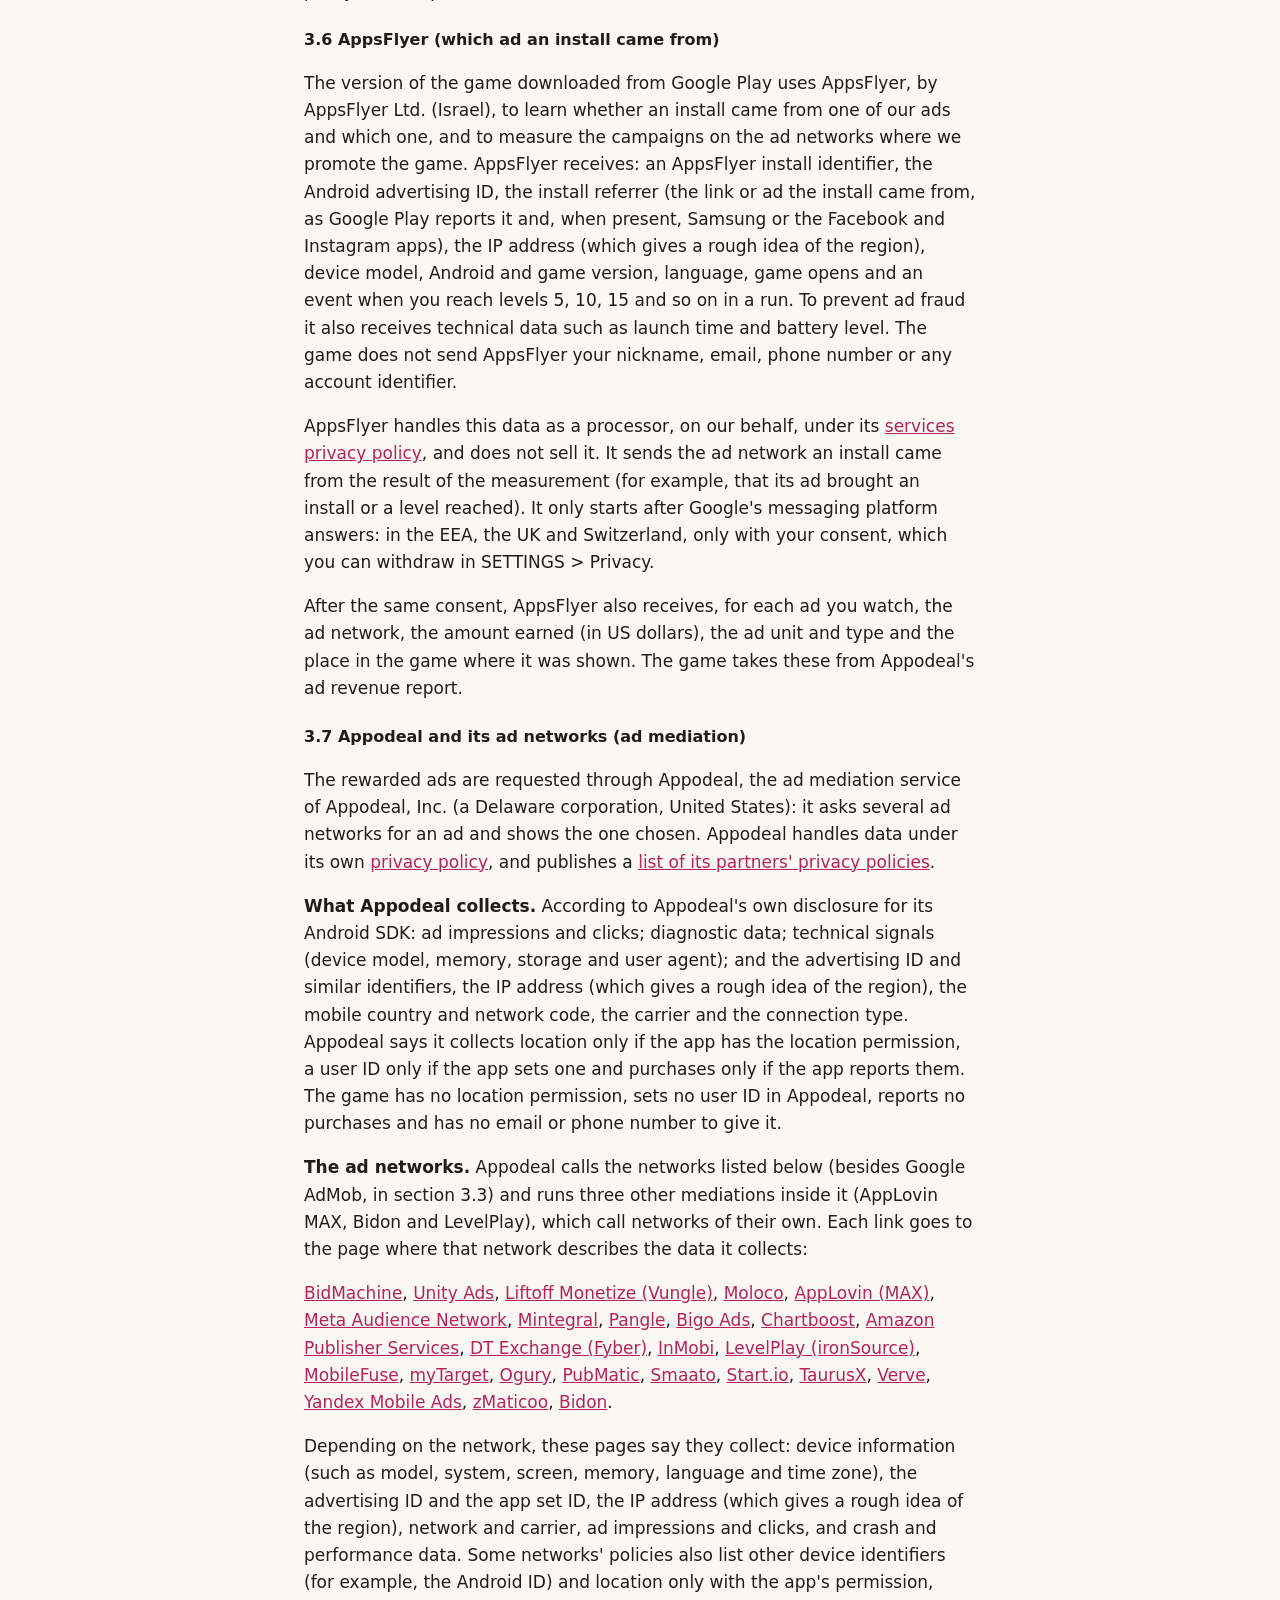
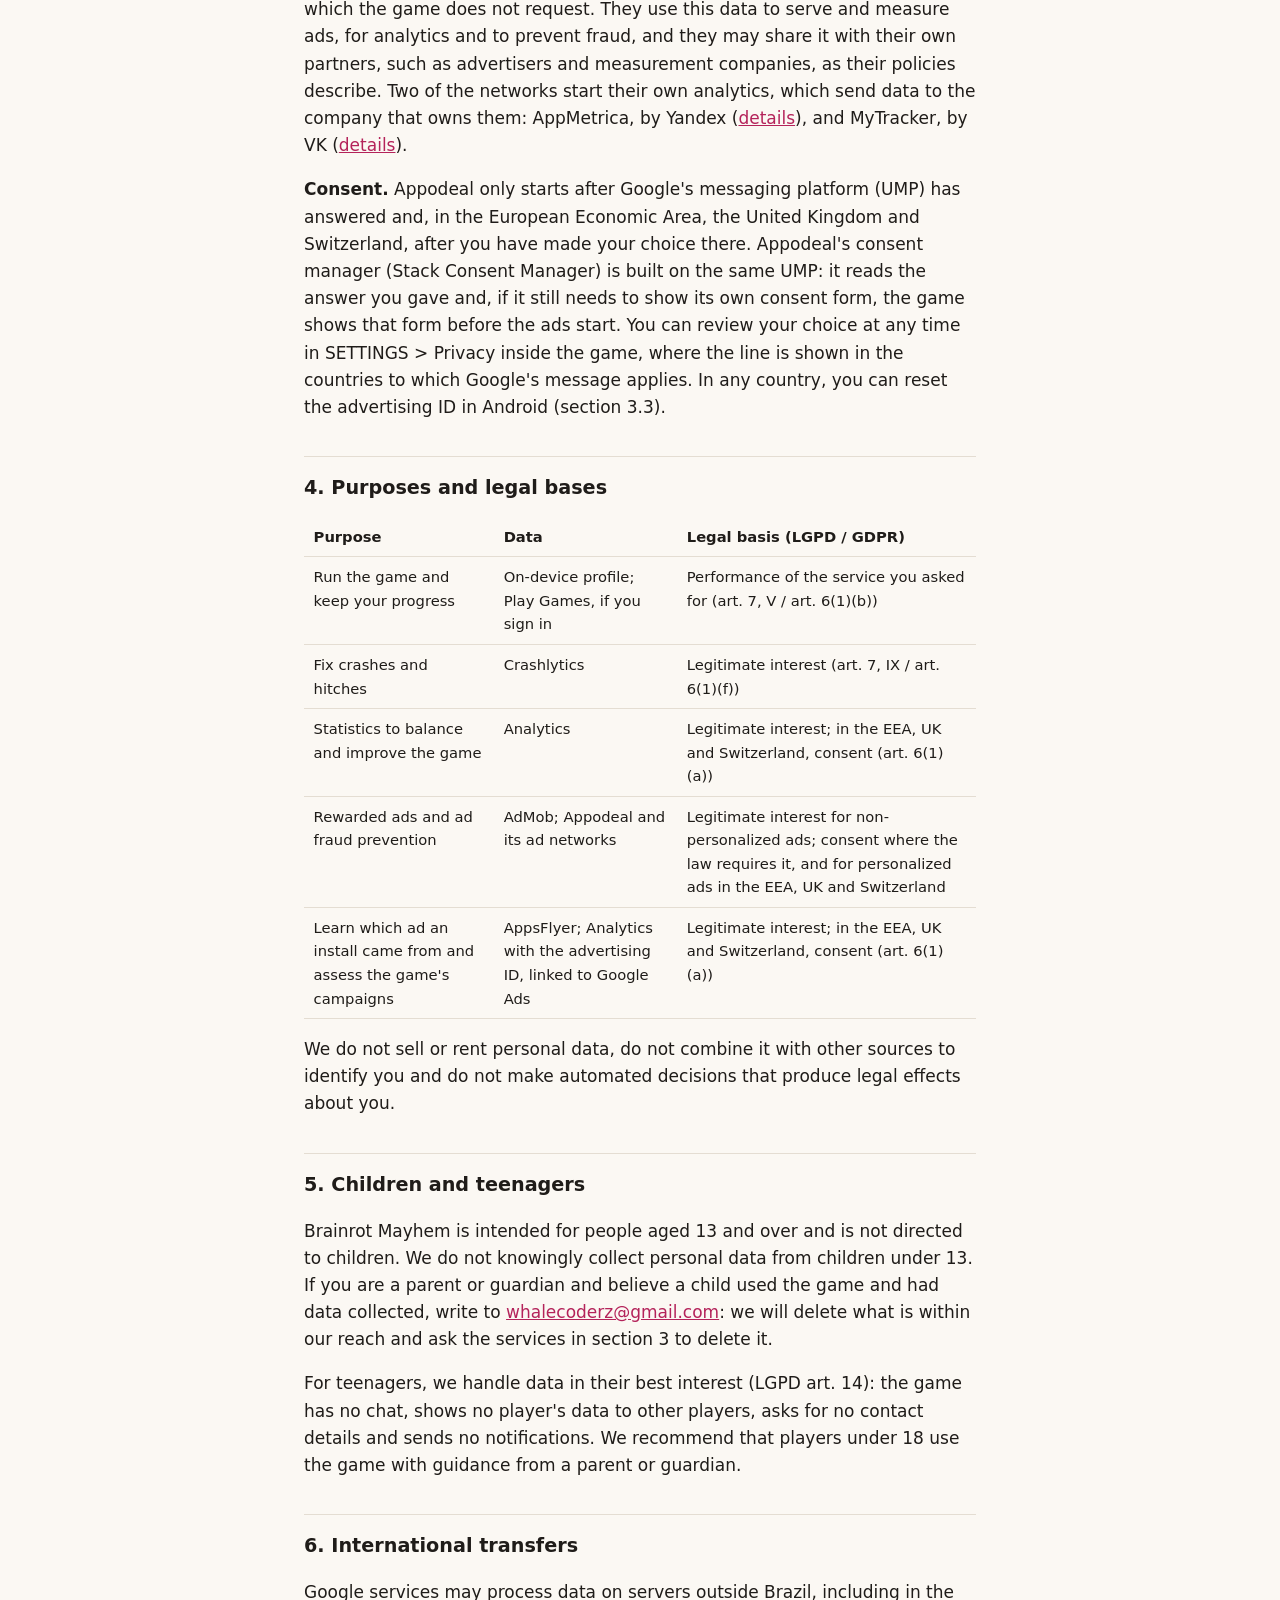
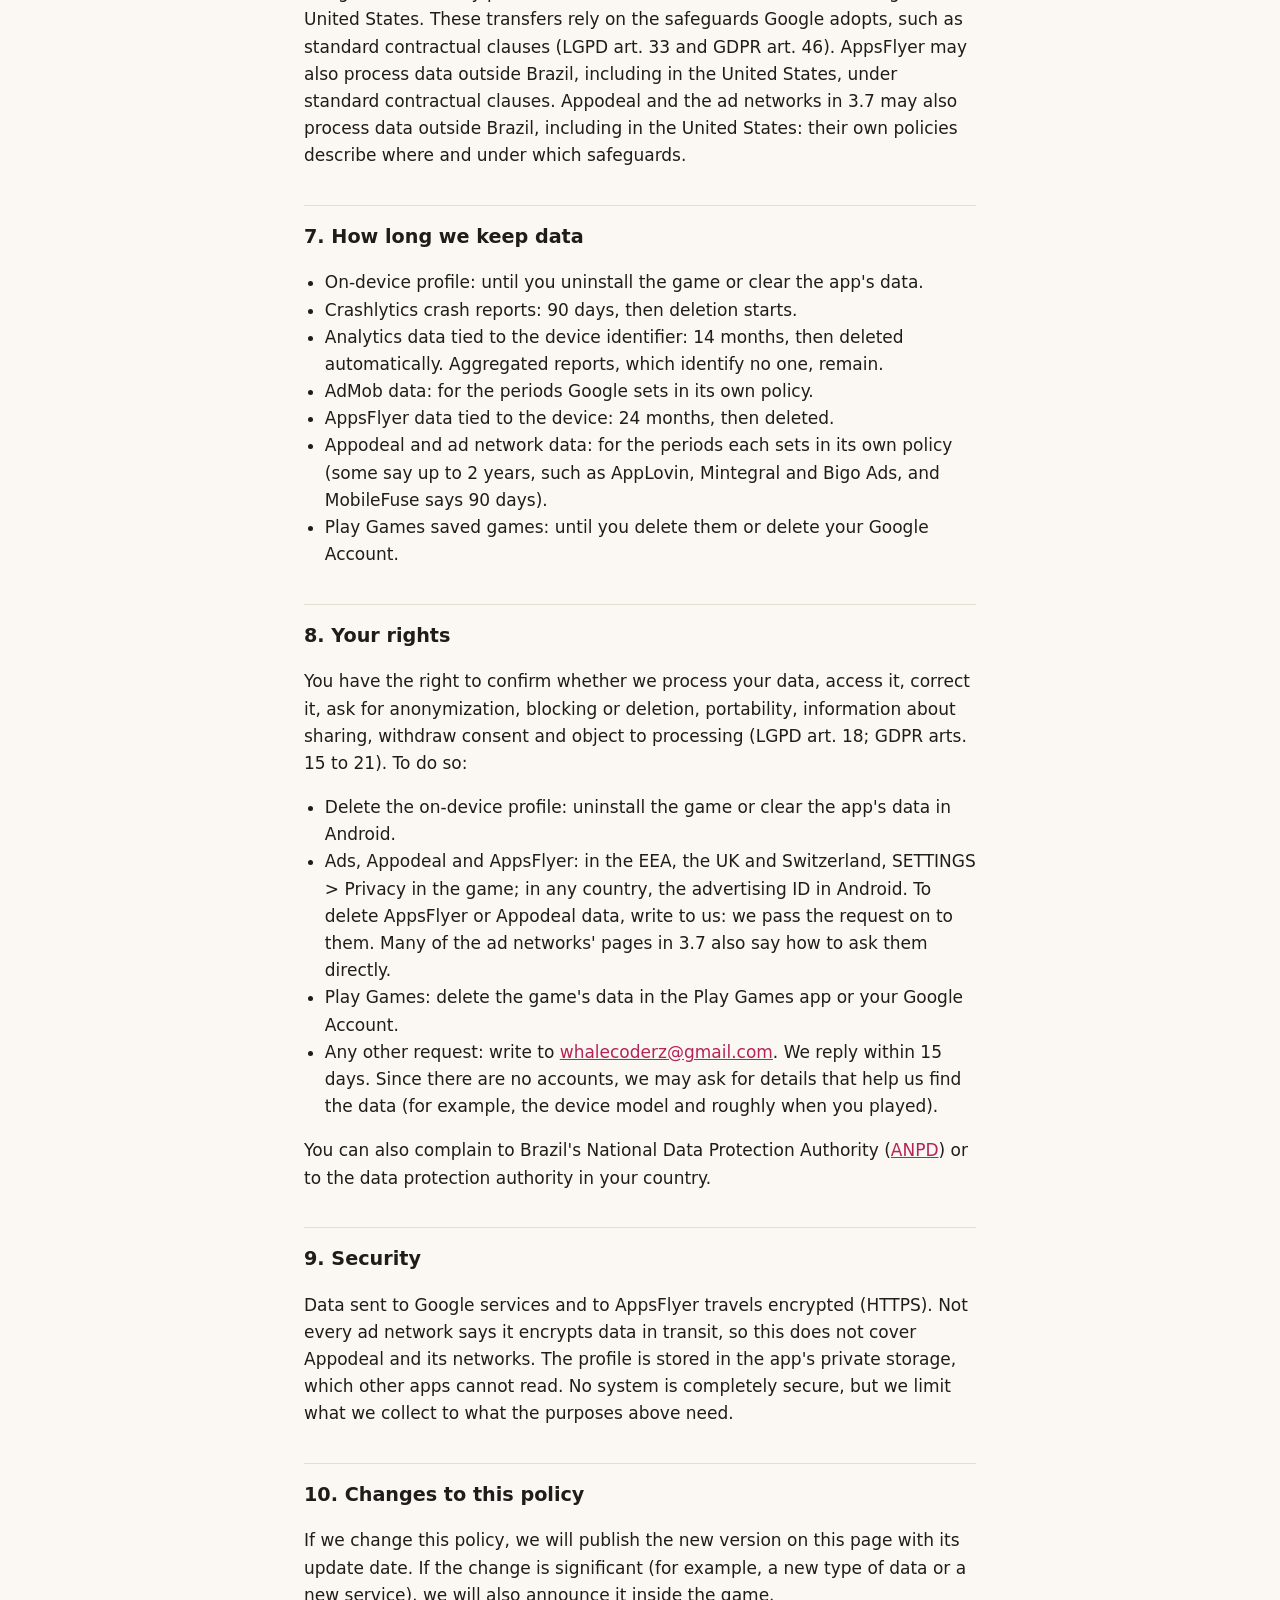
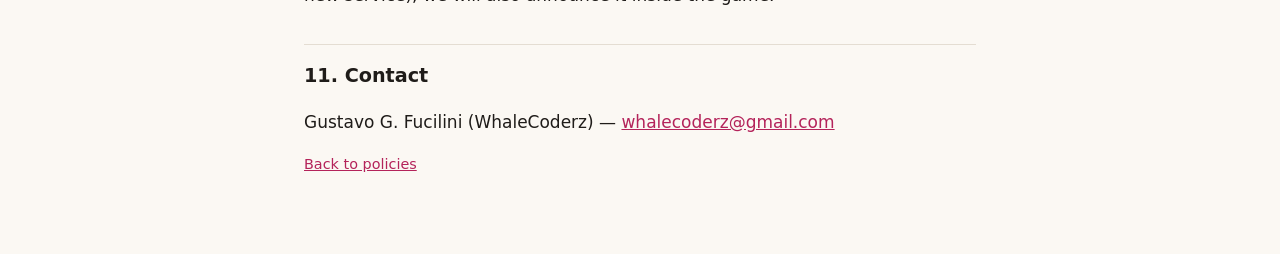
<file: privacy-policy.html>
<!doctype html>
<html lang="en">
  <head>
    <meta charset="utf-8" />
    <meta name="viewport" content="width=device-width, initial-scale=1" />
    <title>Privacy Policy | Brainrot Mayhem</title>
    <link rel="stylesheet" href="./style.css" />
  </head>
  <body>
    <main>
      <p class="lang"><a href="./privacidade.html" hreflang="pt-BR">Português</a></p>
      <h1>Brainrot Mayhem Privacy Policy</h1>
      <p class="meta">Last updated: November 24, 2026</p>

      <p>
        This policy explains what data the Android game <strong>Brainrot Mayhem</strong> (package
        <code>br.com.whalecoderz.brainrotmayhem</code>) handles, why, who it is shared with and how
        you can exercise your rights. It follows Brazil's General Data Protection Law (LGPD, Law
        13,709/2018), the EU General Data Protection Regulation (GDPR), the US Children's Online
        Privacy Protection Act (COPPA) and Google Play's policies. If this English version and the
        <a href="./privacidade.html">Portuguese version</a> differ, the Portuguese version prevails.
      </p>

      <div class="note">
        <strong>Summary.</strong> The game has no sign-up, does not ask for your name, email or
        phone number and uses no device permissions (location, camera, microphone, contacts or
        files). Your progress is saved on your device. To fix bugs, understand how the game is
        played and show rewarded ads that you choose to watch, the game uses Google services, which
        receive technical device data and identifiers. The rewarded ads come through Appodeal, an
        ad mediation service that calls several ad networks, which also receive technical device
        data and identifiers (section 3.7). To learn which ad each install came from, the Google
        Play version also uses AppsFlyer. We do not sell data.
      </div>

      <h2>1. Who is responsible</h2>
      <p>
        The data controller is <strong>Gustavo G. Fucilini</strong>, the developer who publishes the game
        as <strong>WhaleCoderz</strong>, based in Brazil. For any privacy matter, including the
        requests in section 8, write to <a href="mailto:whalecoderz@gmail.com">whalecoderz@gmail.com</a>.
        This address is the contact channel for data subjects and serves as the data protection
        officer contact (LGPD art. 41).
      </p>

      <h2>2. Data that stays on your device</h2>
      <p>
        The game profile is saved in a file in the app's internal storage and is not sent to us. It
        contains a nickname generated by the game (for example, "Cozinheiro 1234"), coins and
        Cannoli (in-game currencies with no cash value), characters, upgrades, achievements,
        missions, records and settings (music and sound volume, controls, screen shake, damage
        numbers). Uninstalling the game deletes this file.
      </p>
      <p>
        If Android Backup is turned on on your device, Android may copy this file to your Google
        Account under Google's terms. You control this in Settings &gt; Google &gt; Backup.
      </p>

      <h2>3. Data handled by third-party services</h2>
      <p>
        The services in 3.1 to 3.5 are provided by Google, the one in 3.6 by AppsFlyer and the one
        in 3.7 by Appodeal, which brings in other ad networks. They receive data directly from the
        device. Google's services also handle it under the
        <a href="https://policies.google.com/privacy">Google Privacy Policy</a> and
        <a href="https://policies.google.com/technologies/partner-sites"
          >How Google uses information from sites or apps that use its services</a
        >.
      </p>

      <h3>3.1 Google Firebase Crashlytics (crash reports)</h3>
      <p>
        When the game crashes, it sends a report with: the error stack trace and message, device
        model and manufacturer, Android version, game version, memory and disk space, screen
        orientation, whether the device is rooted, a Crashlytics installation identifier, the
        Firebase installation identifier and the game context at that moment (open screen, map and
        minute of the run). We use this only to find and fix bugs.
      </p>

      <h3>3.2 Google Analytics for Firebase (usage statistics)</h3>
      <p>
        The game logs gameplay events: run start and end, map, character and modes chosen, result,
        duration, level, kills, coins, Cannoli earned and spent, upgrades bought with in-game
        coins, build items, fusions, second chances, achievements, Macchinetta use, rewarded ads
        watched and performance (frames per second and hitches). Analytics also collects on its
        own: an app instance identifier, device model, Android and game
        version, language, approximate country and region (derived from the IP address, which
        Analytics masks), first open date, sessions, screen views and engagement time. We use this
        to balance difficulty, improve performance and learn whether players enjoy the game. We do
        not use this data to identify you.
      </p>
      <p>
        Analytics also collects the Android advertising ID and is linked to our Google Ads account,
        to measure the campaigns that promote the game and to build audiences from the events above
        (for example, so the game's ad is not shown to people who already installed it). In the
        European Economic Area, the UK and Switzerland, this follows your consent for ads (section
        3.3).
      </p>

      <h3>3.3 Google AdMob and Google User Messaging Platform (ads)</h3>
      <p>
        The game only shows <strong>rewarded</strong> ads, and only when you tap a button to watch
        one (for example, to get a second chance). There are no banners and no ads that appear on
        their own. AdMob collects: the Android advertising ID, the app set ID and, where
        applicable, identifiers related to accounts signed in on the device; the IP address, which
        gives a rough idea of the region; interactions (game launch, taps, video views) and
        performance data (launch time, hangs, energy use). Google uses this data to serve and
        measure ads, for statistics and to prevent fraud, and may use it for personalized ads where
        the law allows. AdMob is one of the ad networks that Appodeal calls (section 3.7).
      </p>
      <ul>
        <li>
          In the European Economic Area, the United Kingdom and Switzerland, the game asks for your
          consent first through Google's User Messaging Platform (UMP). Appodeal's consent manager
          uses the same answer (section 3.7). You can change your choice at any time in SETTINGS
          &gt; Privacy inside the game.
        </li>
        <li>
          In any country, you can delete or reset your advertising ID in Android Settings &gt;
          Privacy &gt; Ads. Without it, ads are no longer personalized.
        </li>
      </ul>

      <h3>3.4 Google Play Games Services (cloud save)</h3>
      <p>
        If you sign in to Play Games, the game stores a copy of your profile (section 2) in Google
        Play Saved Games, so you can restore your progress on a new phone or play on more than one
        device. The game may receive your Play Games player ID and player name from Google: they
        stay on the device, and the game does not send them to us or to third parties. The game
        does not receive your email address. Play Games itself collects usage and diagnostics data
        to improve the service, under Google's policy. You can play without signing in, and you can
        delete the game's saved data in the Play Games app settings or in your Google Account.
      </p>

      <h3>3.5 Purchases</h3>
      <p>
        The game currently sells nothing. If in-app purchases are added, they will be processed by
        Google Play: we never receive card or payment details, and this policy will be updated
        first.
      </p>

      <h3>3.6 AppsFlyer (which ad an install came from)</h3>
      <p>
        The version of the game downloaded from Google Play uses AppsFlyer, by AppsFlyer Ltd.
        (Israel), to learn whether an install came from one of our ads and which one, and to measure
        the campaigns on the ad networks where we promote the game. AppsFlyer receives: an AppsFlyer
        install identifier, the Android advertising ID, the install referrer (the link or ad the
        install came from, as Google Play reports it and, when present, Samsung or the Facebook
        and Instagram apps), the IP address (which gives a rough idea of the region),
        device model, Android and game version, language, game opens and an event when you reach
        levels 5, 10, 15 and so on in a run. To prevent ad fraud it also receives technical data such
        as launch time and battery level. The game does not send AppsFlyer your nickname, email,
        phone number or any account identifier.
      </p>
      <p>
        AppsFlyer handles this data as a processor, on our behalf, under its
        <a href="https://www.appsflyer.com/legal/services-privacy-policy/">services privacy policy</a>, and does not sell it. It sends the ad network
        an install came from the result of the measurement (for example, that its ad brought an
        install or a level reached). It only starts after Google's messaging platform answers: in
        the EEA, the UK and Switzerland, only with your consent, which you can withdraw in SETTINGS
        &gt; Privacy.
      </p>
      <p>
        After the same consent, AppsFlyer also receives, for each ad you watch, the ad network, the
        amount earned (in US dollars), the ad unit and type and the place in the game where it was
        shown. The game takes these from Appodeal's ad revenue report.
      </p>

      <h3>3.7 Appodeal and its ad networks (ad mediation)</h3>
      <p>
        The rewarded ads are requested through Appodeal, the ad mediation service of Appodeal, Inc.
        (a Delaware corporation, United States): it asks several ad networks for an ad and shows
        the one chosen. Appodeal handles data under its own
        <a href="https://appodeal.com/privacy-policy/">privacy policy</a>, and publishes a
        <a href="https://www.appodeal.com/home/partners-privacy-policies/"
          >list of its partners' privacy policies</a
        >.
      </p>
      <p>
        <strong>What Appodeal collects.</strong> According to Appodeal's own disclosure for its
        Android SDK: ad impressions and clicks; diagnostic data; technical signals (device model,
        memory, storage and user agent); and the advertising ID and similar identifiers, the IP
        address (which gives a rough idea of the region), the mobile country and network code, the
        carrier and the connection type. Appodeal says it collects location only if the app has the
        location permission, a user ID only if the app sets one and purchases only if the app
        reports them. The game has no location permission, sets no user ID in Appodeal, reports no
        purchases and has no email or phone number to give it.
      </p>
      <p>
        <strong>The ad networks.</strong> Appodeal calls the networks listed below (besides Google
        AdMob, in section 3.3) and runs three other mediations inside it (AppLovin MAX, Bidon and
        LevelPlay), which call networks of their own. Each link goes to the page where that network
        describes the data it collects:
      </p>
      <p>
        <a href="https://developers.bidmachine.io/sdk/3.x/general/android/app-privacy-details-on-the-google-play">BidMachine</a>,
        <a href="https://docs.unity.com/en-us/grow/ads/privacy/google-data-safety">Unity Ads</a>,
        <a href="https://support.vungle.com/hc/en-us/articles/5035287250331-Google-Play-Data-Safety-Questionnaire-for-Liftoff-Monetize">Liftoff Monetize (Vungle)</a>,
        <a href="https://www.moloco.com/terms-and-policies/advertising-privacy-notice">Moloco</a>,
        <a href="https://legal.applovin.com/privacy/">AppLovin (MAX)</a>,
        <a href="https://developers.facebook.com/blog/post/2022/07/18/resources-for-completing-app-store-data-practice-questionnaires-apps-facebook-or-audience-network-sdk">Meta Audience Network</a>,
        <a href="https://www.mintegral.com/en/privacy">Mintegral</a>,
        <a href="https://www.pangleglobal.com/integration/app-privacy-details-gp">Pangle</a>,
        <a href="https://www.bigossp.com/agreement/privacyPolicy">Bigo Ads</a>,
        <a href="https://docs.chartboost.com/en/monetization/integrate/android/data-safety-details/">Chartboost</a>,
        <a href="https://aps.amazon.com/aps/privacy-policy/">Amazon Publisher Services</a>,
        <a href="https://docs.digitalturbine.com/dt-exchange/getting-started-with-dt-exchange/privacy/google-data-safety-form">DT Exchange (Fyber)</a>,
        <a href="https://advertising.inmobi.com/privacy-policy">InMobi</a>,
        <a href="https://docs.unity.com/en-us/grow/levelplay/platform/legal-resources/google-data-safety-questionnaire">LevelPlay (ironSource)</a>,
        <a href="https://privacy.mobilefuse.com/policies">MobileFuse</a>,
        <a href="https://target.vk.ru/documents/helppartners/Data%20safety.pdf">myTarget</a>,
        <a href="https://ogury.com/google-plays-data-safety-section-guidance/">Ogury</a>,
        <a href="https://pubmatic.com/legal/privacy-policy/">PubMatic</a>,
        <a href="https://www.smaato.com/data-safety-guidance/">Smaato</a>,
        <a href="https://support.start.io/hc/en-us/articles/4413793394962-Google-Play-Safety-Section-Data-Disclosure">Start.io</a>,
        <a href="https://taurusx.com/privacy-policy.html">TaurusX</a>,
        <a href="https://developers.verve.com/docs/google-play-data-safety-guidance">Verve</a>,
        <a href="https://ads.yandex.com/helpcenter/en/dev/android7/app-privacy-android">Yandex Mobile Ads</a>,
        <a href="https://www.zmaticoo.com/privacy">zMaticoo</a>,
        <a href="https://www.bidon.org/privacy-policy">Bidon</a>.
      </p>
      <p>
        Depending on the network, these pages say they collect: device information (such as model,
        system, screen, memory, language and time zone), the advertising ID and the app set ID, the
        IP address (which gives a rough idea of the region), network and carrier, ad impressions
        and clicks, and crash and performance data. Some networks' policies also list other device
        identifiers (for example, the Android ID) and location only with the app's permission,
        which the game does not request. They use this data to serve and measure ads, for analytics
        and to prevent fraud, and they may share it with their own partners, such as advertisers
        and measurement companies, as their policies describe. Two of the networks start their own
        analytics, which send data to the company that owns them: AppMetrica, by Yandex
        (<a href="https://appmetrica.yandex.com/docs/en/data-security/google-data-safety"
          >details</a
        >), and MyTracker, by VK
        (<a href="https://docs.tracker.my.com/en/privacy-and-security/google-data-safety"
          >details</a
        >).
      </p>
      <p>
        <strong>Consent.</strong> Appodeal only starts after Google's messaging platform (UMP) has
        answered and, in the European Economic Area, the United Kingdom and Switzerland, after you
        have made your choice there. Appodeal's consent manager (Stack Consent Manager) is built on
        the same UMP: it reads the answer you gave and, if it still needs to show its own consent
        form, the game shows that form before the ads start. You can review your choice at any time
        in SETTINGS &gt; Privacy inside the game, where the line is shown in the countries to which
        Google's message applies. In any country, you can reset the advertising ID in Android
        (section 3.3).
      </p>

      <h2>4. Purposes and legal bases</h2>
      <table>
        <thead>
          <tr>
            <th>Purpose</th>
            <th>Data</th>
            <th>Legal basis (LGPD / GDPR)</th>
          </tr>
        </thead>
        <tbody>
          <tr>
            <td>Run the game and keep your progress</td>
            <td>On-device profile; Play Games, if you sign in</td>
            <td>Performance of the service you asked for (art. 7, V / art. 6(1)(b))</td>
          </tr>
          <tr>
            <td>Fix crashes and hitches</td>
            <td>Crashlytics</td>
            <td>Legitimate interest (art. 7, IX / art. 6(1)(f))</td>
          </tr>
          <tr>
            <td>Statistics to balance and improve the game</td>
            <td>Analytics</td>
            <td>Legitimate interest; in the EEA, UK and Switzerland, consent (art. 6(1)(a))</td>
          </tr>
          <tr>
            <td>Rewarded ads and ad fraud prevention</td>
            <td>AdMob; Appodeal and its ad networks</td>
            <td>
              Legitimate interest for non-personalized ads; consent where the law requires it, and
              for personalized ads in the EEA, UK and Switzerland
            </td>
          </tr>
          <tr>
            <td>Learn which ad an install came from and assess the game's campaigns</td>
            <td>AppsFlyer; Analytics with the advertising ID, linked to Google Ads</td>
            <td>Legitimate interest; in the EEA, UK and Switzerland, consent (art. 6(1)(a))</td>
          </tr>
        </tbody>
      </table>
      <p>
        We do not sell or rent personal data, do not combine it with other sources to identify you
        and do not make automated decisions that produce legal effects about you.
      </p>

      <h2>5. Children and teenagers</h2>
      <p>
        Brainrot Mayhem is intended for people aged 13 and over and is not directed to children. We
        do not knowingly collect personal data from children under 13. If you are a parent or
        guardian and believe a child used the game and had data collected, write to
        <a href="mailto:whalecoderz@gmail.com">whalecoderz@gmail.com</a>: we will delete what is within our
        reach and ask the services in section 3 to delete it.
      </p>
      <p>
        For teenagers, we handle data in their best interest (LGPD art. 14): the game has no chat,
        shows no player's data to other players, asks for no contact details and sends no
        notifications. We recommend that players under 18 use the game with guidance from a parent
        or guardian.
      </p>

      <h2>6. International transfers</h2>
      <p>
        Google services may process data on servers outside Brazil, including in the United States.
        These transfers rely on the safeguards Google adopts, such as standard contractual clauses
        (LGPD art. 33 and GDPR art. 46). AppsFlyer may also process data outside Brazil, including
        in the United States, under standard contractual clauses. Appodeal and the ad networks in
        3.7 may also process data outside Brazil, including in the United States: their own
        policies describe where and under which safeguards.
      </p>

      <h2>7. How long we keep data</h2>
      <ul>
        <li>On-device profile: until you uninstall the game or clear the app's data.</li>
        <li>Crashlytics crash reports: 90 days, then deletion starts.</li>
        <li>
          Analytics data tied to the device identifier: 14 months, then deleted automatically.
          Aggregated reports, which identify no one, remain.
        </li>
        <li>AdMob data: for the periods Google sets in its own policy.</li>
        <li>AppsFlyer data tied to the device: 24 months, then deleted.</li>
        <li>
          Appodeal and ad network data: for the periods each sets in its own policy (some say up to
          2 years, such as AppLovin, Mintegral and Bigo Ads, and MobileFuse says 90 days).
        </li>
        <li>Play Games saved games: until you delete them or delete your Google Account.</li>
      </ul>

      <h2 id="your-rights">8. Your rights</h2>
      <p>
        You have the right to confirm whether we process your data, access it, correct it, ask for
        anonymization, blocking or deletion, portability, information about sharing, withdraw
        consent and object to processing (LGPD art. 18; GDPR arts. 15 to 21). To do so:
      </p>
      <ul>
        <li>Delete the on-device profile: uninstall the game or clear the app's data in Android.</li>
        <li>
          Ads, Appodeal and AppsFlyer: in the EEA, the UK and Switzerland, SETTINGS &gt; Privacy in
          the game; in any country, the advertising ID in Android. To delete AppsFlyer or Appodeal
          data, write to us: we pass the request on to them. Many of the ad networks' pages in
          3.7 also say how to ask them directly.
        </li>
        <li>Play Games: delete the game's data in the Play Games app or your Google Account.</li>
        <li>
          Any other request: write to <a href="mailto:whalecoderz@gmail.com">whalecoderz@gmail.com</a>. We
          reply within 15 days. Since there are no accounts, we may ask for details that help us
          find the data (for example, the device model and roughly when you played).
        </li>
      </ul>
      <p>
        You can also complain to Brazil's National Data Protection Authority
        (<a href="https://www.gov.br/anpd/pt-br">ANPD</a>) or to the data protection authority in
        your country.
      </p>

      <h2>9. Security</h2>
      <p>
        Data sent to Google services and to AppsFlyer travels encrypted (HTTPS). Not every ad
        network says it encrypts data in transit, so this does not cover Appodeal and its
        networks. The profile is stored in the app's
        private storage, which other apps cannot read. No system is completely secure, but we limit
        what we collect to what the purposes above need.
      </p>

      <h2>10. Changes to this policy</h2>
      <p>
        If we change this policy, we will publish the new version on this page with its update
        date. If the change is significant (for example, a new type of data or a new service), we
        will also announce it inside the game.
      </p>

      <h2>11. Contact</h2>
      <p>
        Gustavo G. Fucilini (WhaleCoderz) —
        <a href="mailto:whalecoderz@gmail.com">whalecoderz@gmail.com</a>
      </p>

      <p class="meta"><a href="./index.html">Back to policies</a></p>
    </main>
  </body>
</html>
</file>
<file: style.css>
:root {
  --bg: #fbf8f3;
  --fg: #1f1c19;
  --muted: #6b645c;
  --accent: #b4235a;
  --rule: #e4ddd2;
  --note: #f3ede3;
}

@media (prefers-color-scheme: dark) {
  :root {
    --bg: #17151a;
    --fg: #ece8e2;
    --muted: #a39d95;
    --accent: #f07aa6;
    --rule: #2e2a31;
    --note: #221f26;
  }
}

* {
  box-sizing: border-box;
}

body {
  margin: 0;
  background: var(--bg);
  color: var(--fg);
  font: 17px/1.6 system-ui, -apple-system, "Segoe UI", Roboto, sans-serif;
}

main {
  max-width: 44rem;
  margin: 0 auto;
  padding: 2rem 16px 4rem;
}

h1 {
  font-size: 1.9rem;
  line-height: 1.2;
  margin: 0.5rem 0;
}

h2 {
  font-size: 1.2rem;
  margin: 2.2rem 0 0.5rem;
  padding-top: 1rem;
  border-top: 1px solid var(--rule);
}

h3 {
  font-size: 1rem;
  margin: 1.4rem 0 0.3rem;
}

a {
  color: var(--accent);
}

.meta,
.lang {
  color: var(--muted);
  font-size: 0.9rem;
}

.lang {
  text-align: right;
}

.note {
  background: var(--note);
  border-left: 3px solid var(--accent);
  padding: 0.8rem 1rem;
  border-radius: 4px;
}

table {
  width: 100%;
  border-collapse: collapse;
  font-size: 0.92rem;
  margin: 0.8rem 0;
  display: block;
  overflow-x: auto;
}

th,
td {
  text-align: left;
  vertical-align: top;
  padding: 0.5rem 0.6rem;
  border-bottom: 1px solid var(--rule);
}

th {
  font-weight: 600;
}

ul {
  padding-left: 1.3rem;
}
</file>
